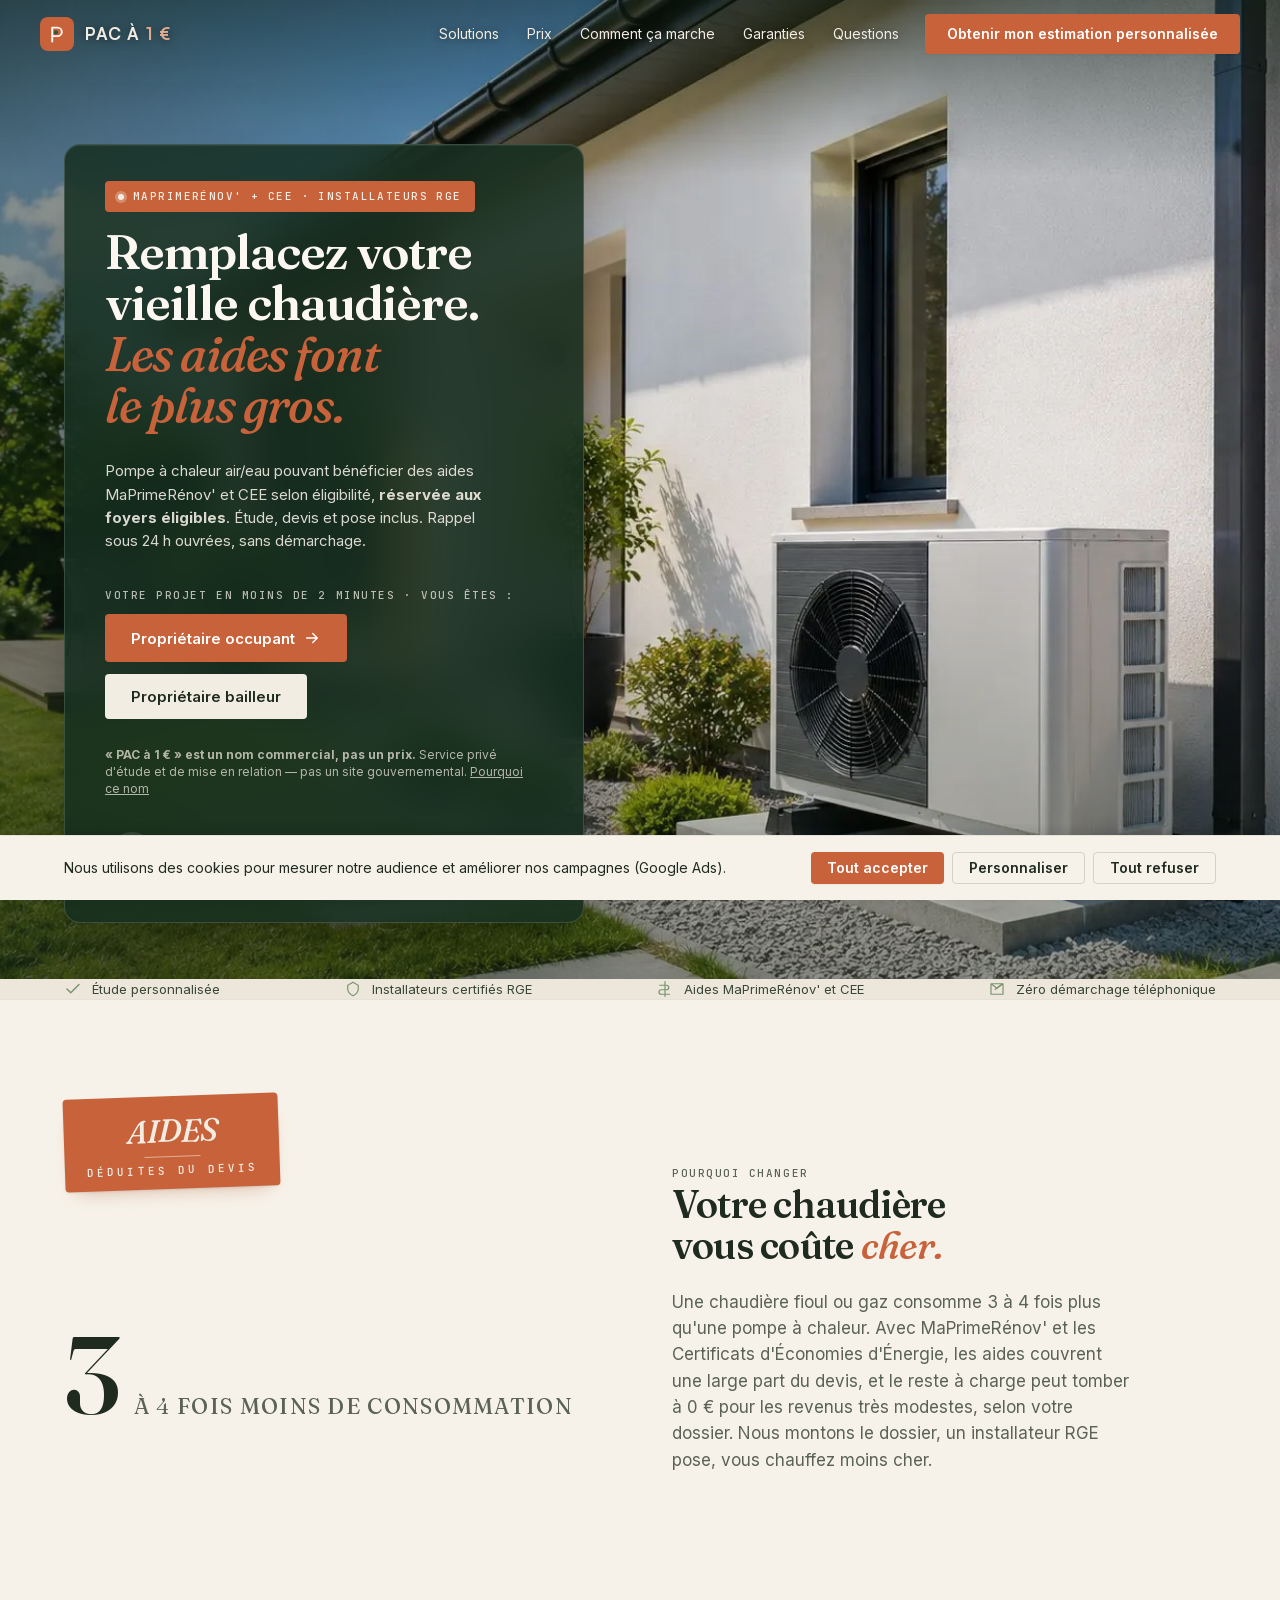
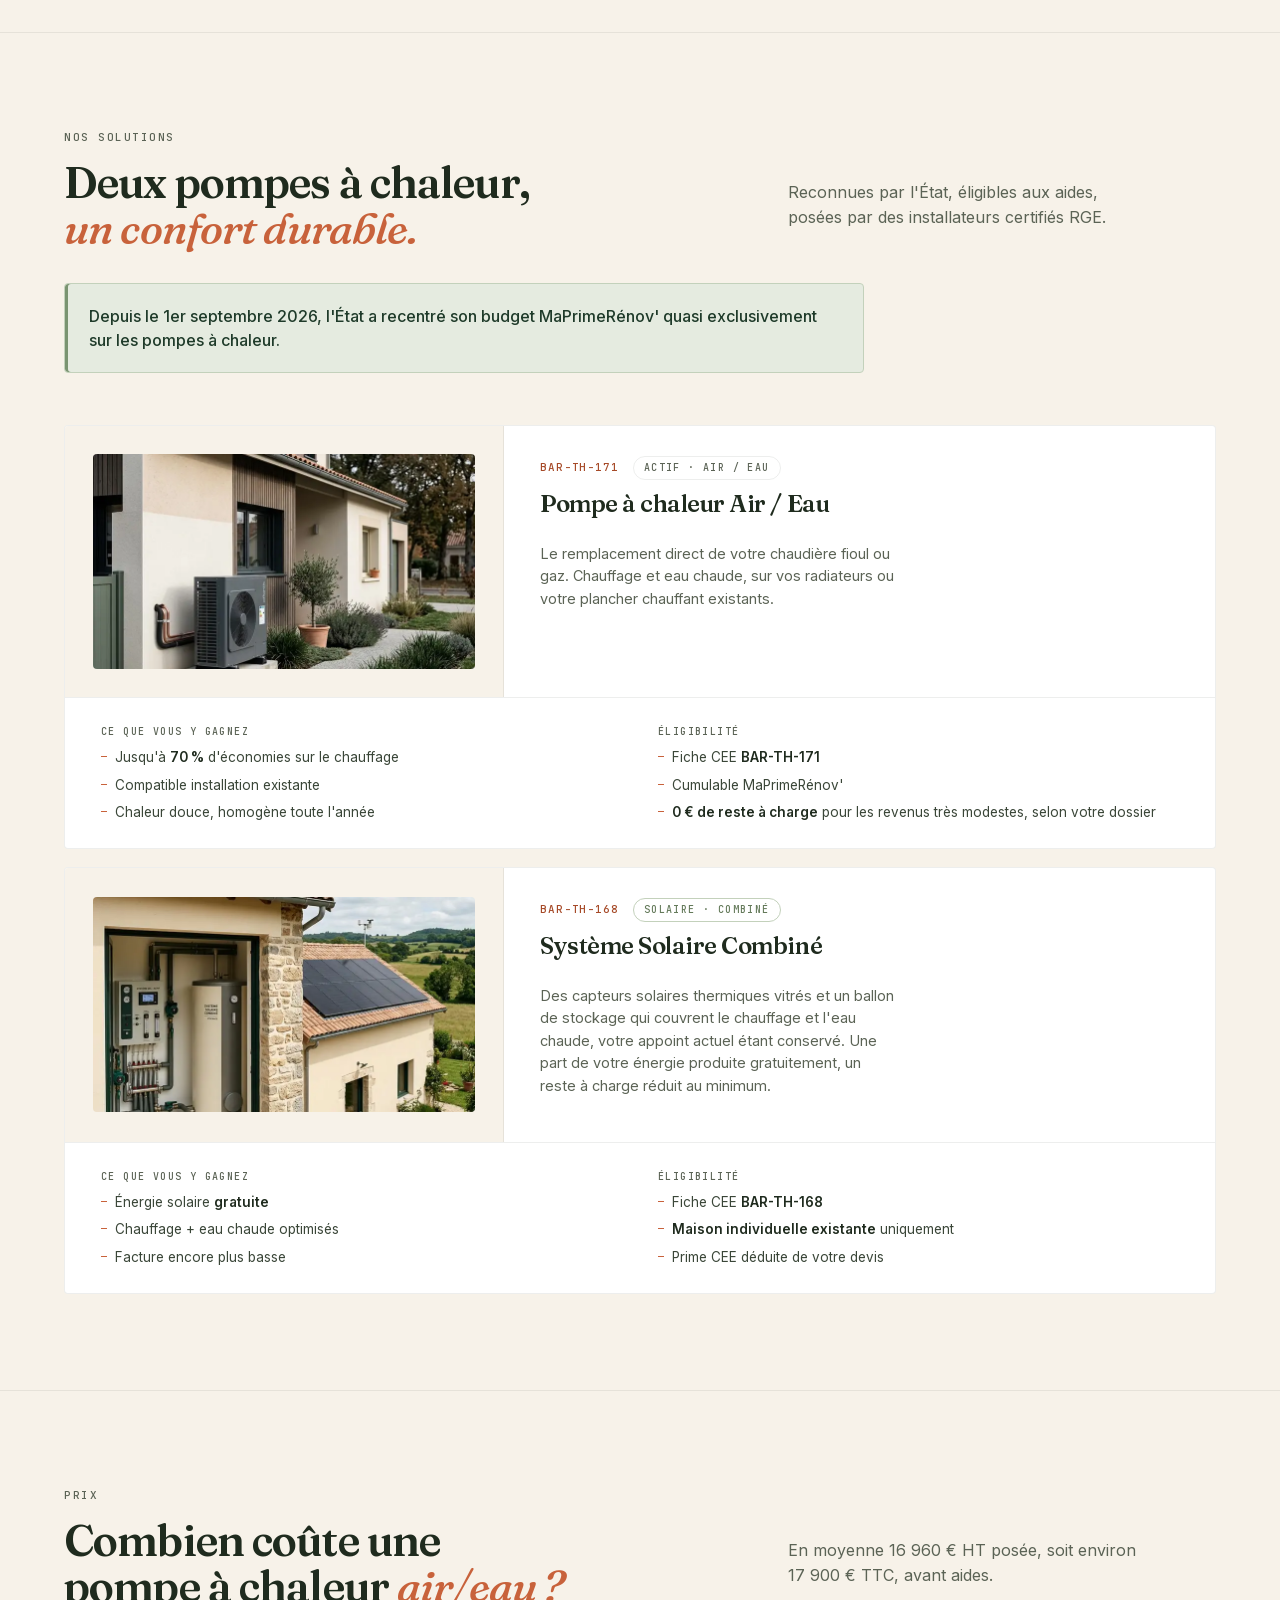
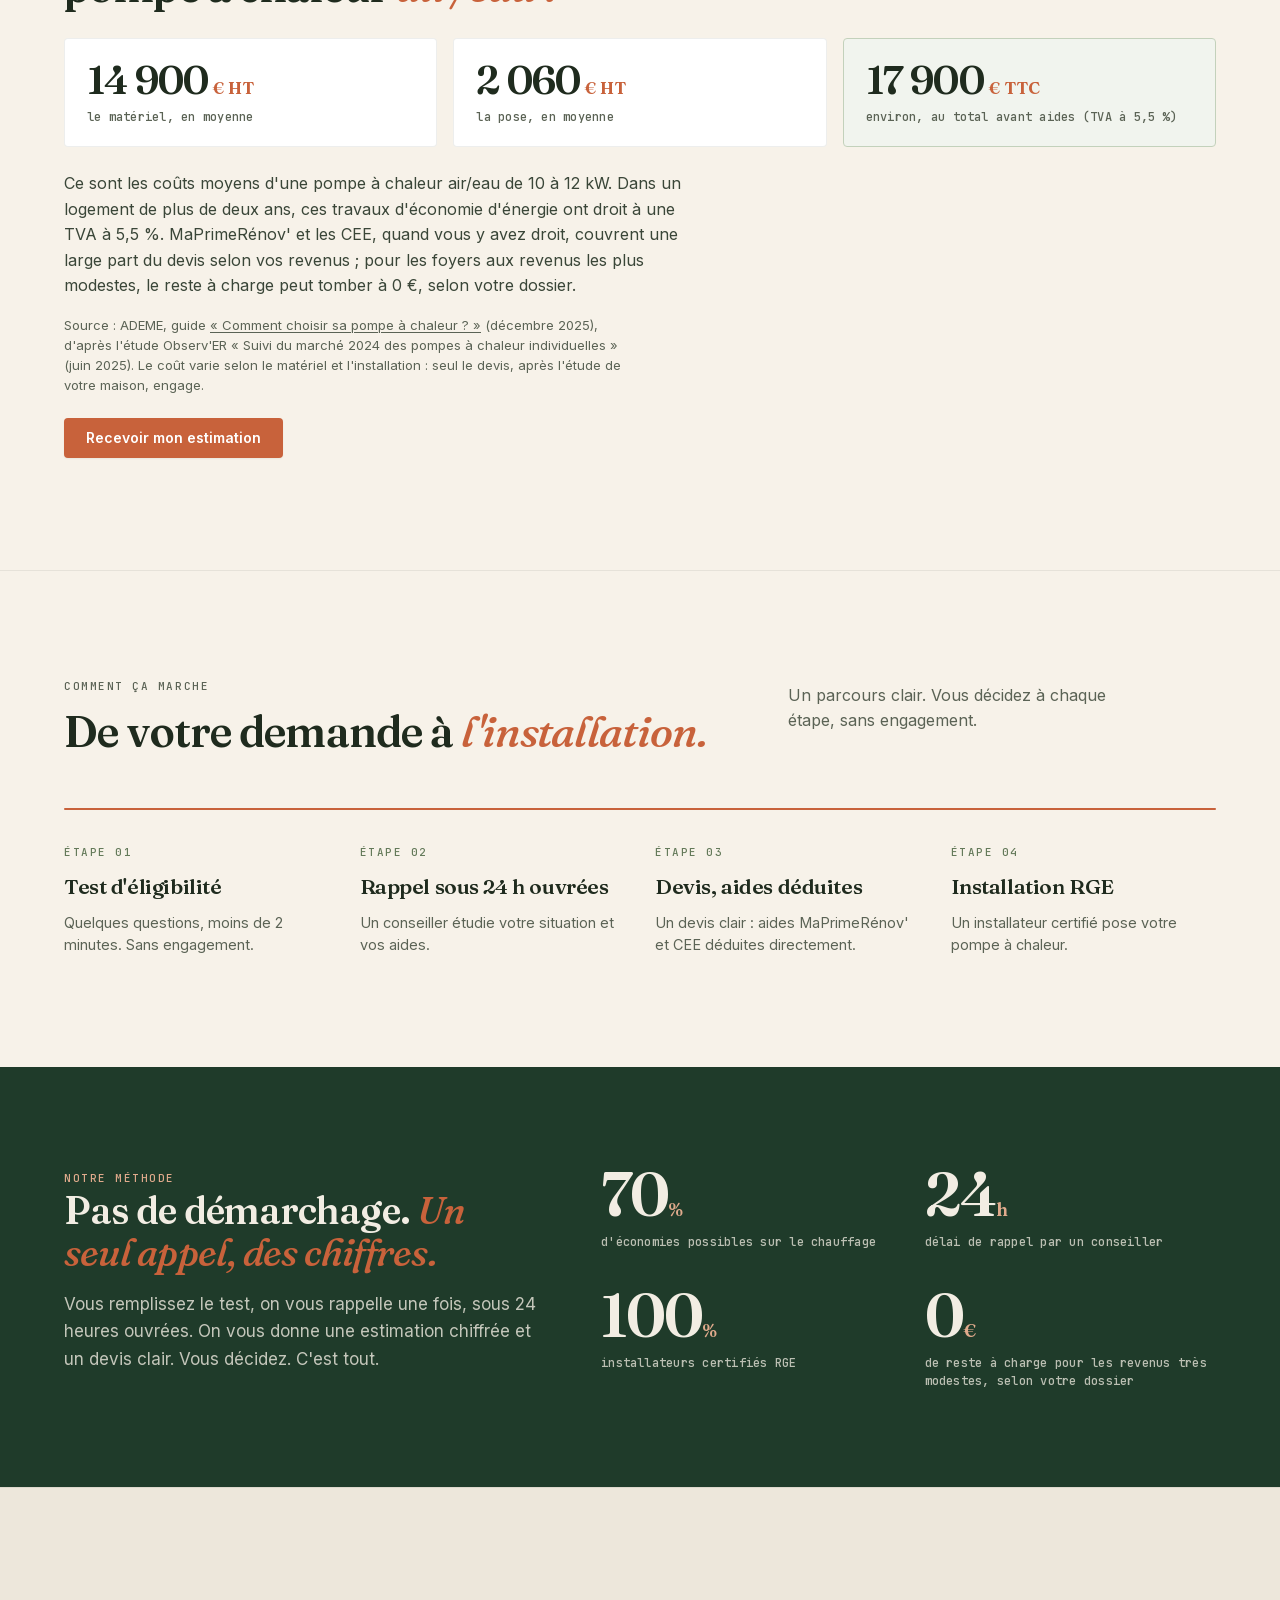
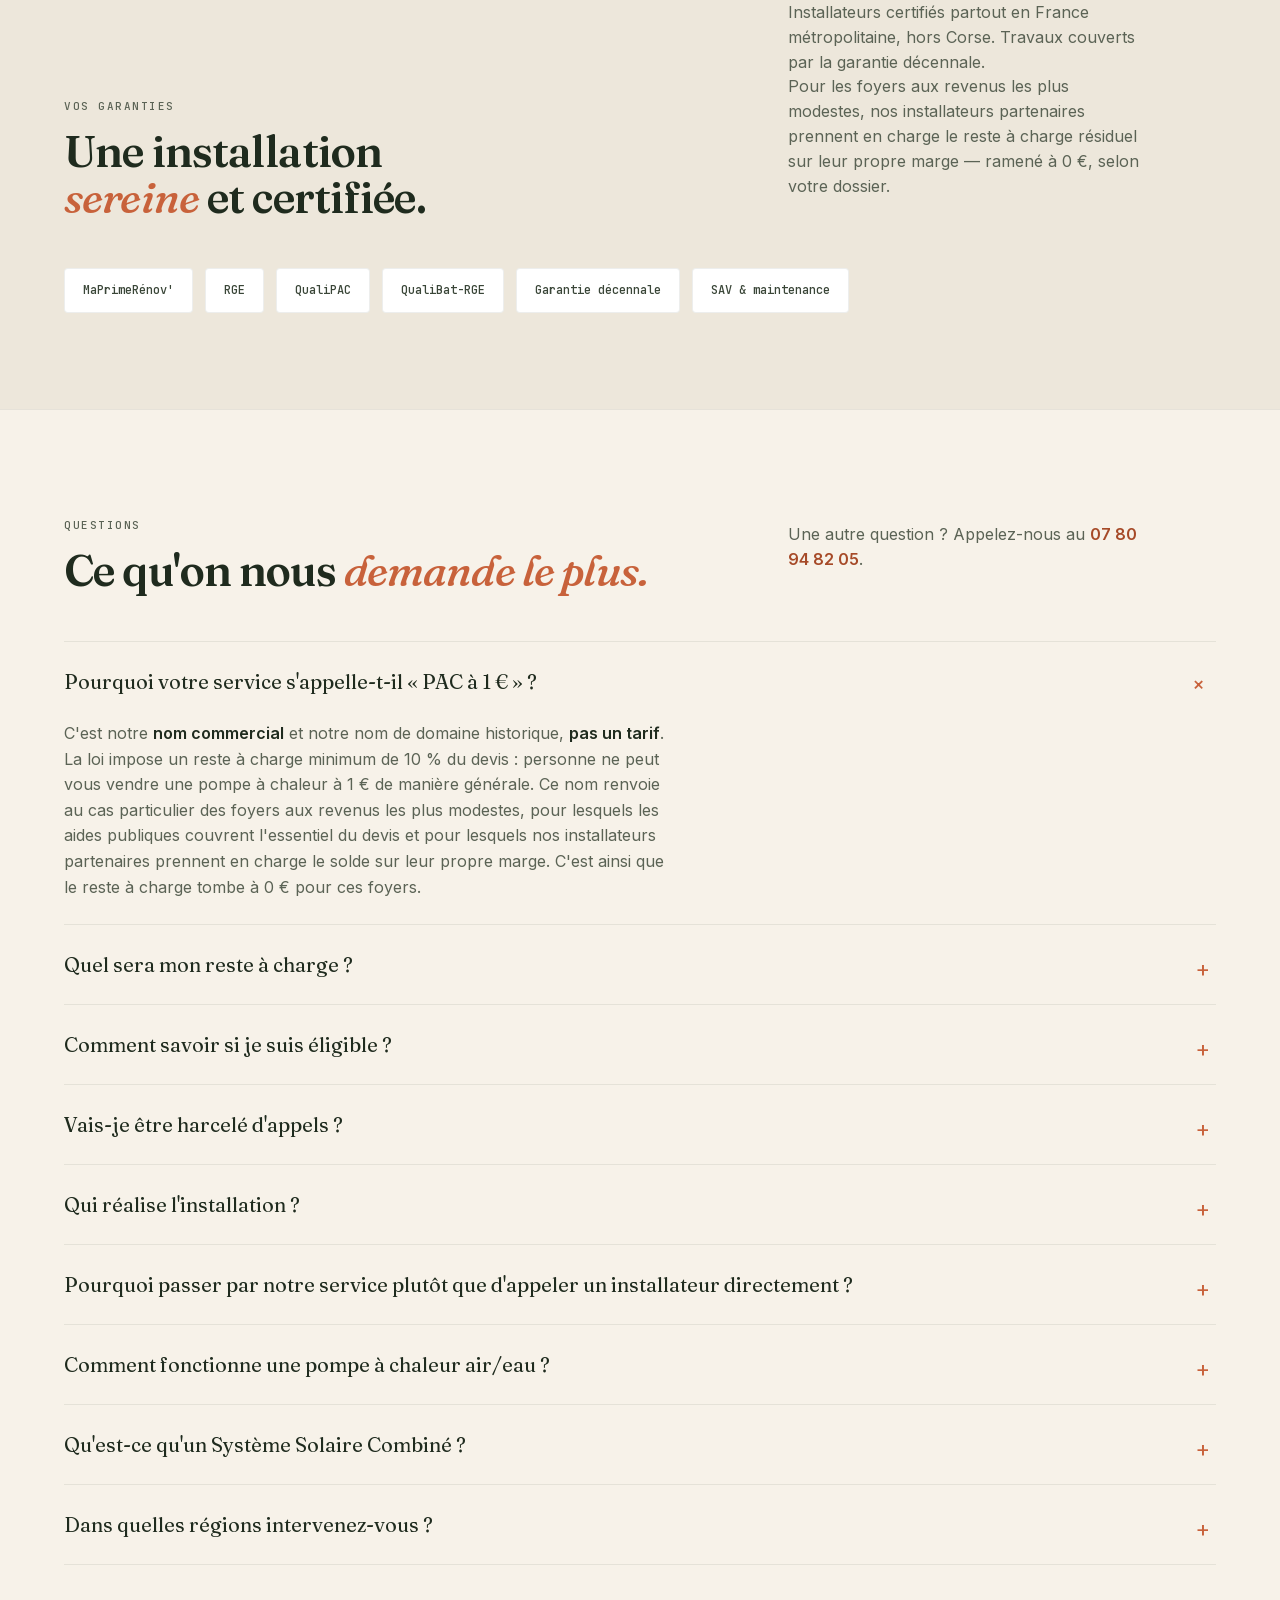
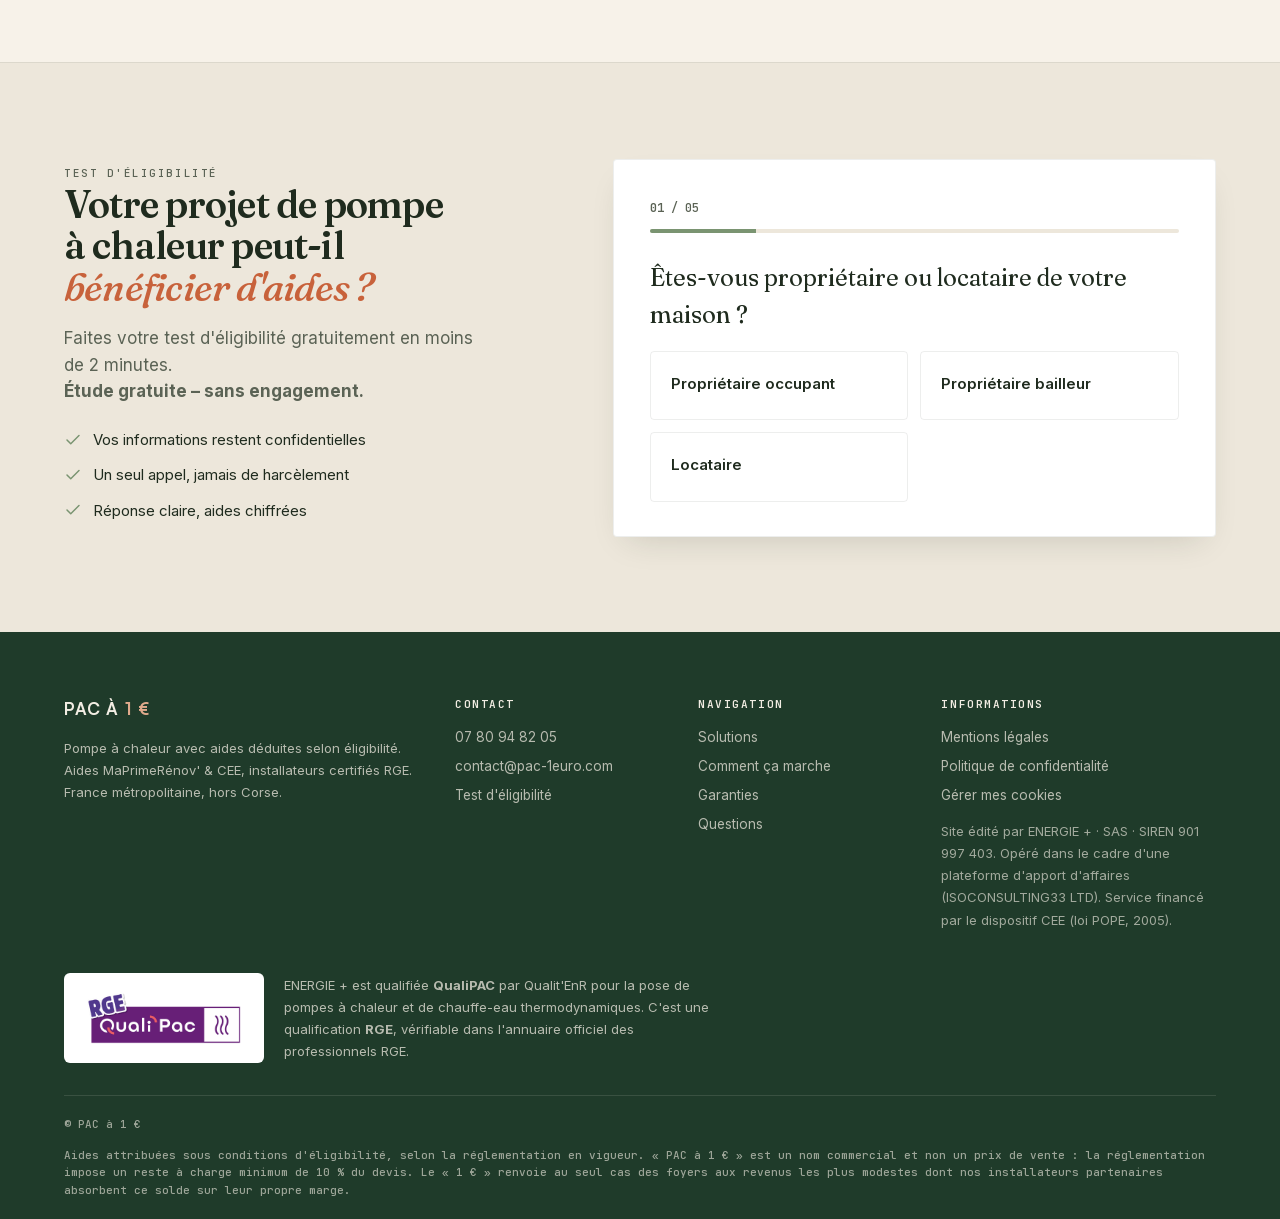
<file: index.html>
<!DOCTYPE html>
<html lang="fr">
<head>

<meta charset="utf-8" />
<title>Pompe à chaleur : aides MaPrimeRénov' et CEE — PAC à 1 €</title>
<meta name="description" content="Remplacez votre chaudière fioul ou gaz par une pompe à chaleur. Vérifiez vos aides en 2 minutes. Installateurs RGE, un seul rappel, sans démarchage." />
<meta name="viewport" content="width=device-width, initial-scale=1" />
<meta name="theme-color" content="#1F3B2A" />
<meta name="author" content="ENERGIE +" />
<link rel="canonical" href="https://pac-1euro.com/" />
<link rel="icon" type="image/svg+xml" href="assets/seal.svg" />
<link rel="icon" type="image/png" sizes="32x32" href="assets/favicon-32.png" />
<link rel="icon" type="image/png" sizes="16x16" href="assets/favicon-16.png" />
<link rel="apple-touch-icon" sizes="180x180" href="assets/apple-touch-icon.png" />
<meta property="og:type" content="website" />
<meta property="og:site_name" content="PAC à 1 €" />
<meta property="og:locale" content="fr_FR" />
<meta property="og:title" content="Votre pompe à chaleur avec aides déduites" />
<meta property="og:description" content="Aides MaPrimeRénov' et CEE, installateurs RGE. Testez votre éligibilité, rappel sous 24 h ouvrées, sans démarchage." />
<meta property="og:url" content="https://pac-1euro.com/" />
<meta property="og:image" content="https://pac-1euro.com/assets/og-image.png" />
<meta property="og:image:width" content="1200" />
<meta property="og:image:height" content="630" />
<meta property="og:image:alt" content="Pompe à chaleur avec aides déduites" />
<meta name="twitter:card" content="summary_large_image" />
<link rel="preload" as="font" type="font/woff2" href="fonts/inter-sub.woff2" crossorigin />
<link rel="preload" as="font" type="font/woff2" href="fonts/fraunces-sub.woff2" crossorigin />
<!-- 27/10 au soir : polices de l'accueil allégées (caractères du français, axes figés : Fraunces droite SOFT 0 et graisse 400-600, italique opsz 44, SOFT 28, graisse 500) ; les autres pages gardent fonts/fonts.css. La photo de fond n'est plus préchargée : le titre passe d'abord -->
<link rel="preload" as="font" type="font/woff2" href="fonts/fraunces-italic-sub.woff2" crossorigin />
<link rel="preload" as="font" type="font/woff2" href="fonts/jetbrainsmono-sub.woff2" crossorigin />
<link rel="preload" as="font" type="font/woff2" href="fonts/satoshi-700-sub.woff2" crossorigin />
<!-- 27/10 : polices intégrées (copie de fonts/fonts.css), une feuille bloquante de moins sur mobile -->
<style>@font-face {font-family: 'Fraunces';font-style: normal;font-weight: 400 600;font-display: swap;src: url(fonts/fraunces-sub.woff2) format('woff2-variations');unicode-range: U+0020-007E, U+00A0-00FF, U+0131, U+0152-0153, U+02C6, U+02DA, U+02DC, U+2013-2014, U+2018-201A, U+201C-201E, U+2022, U+2026, U+2039-203A, U+20AC, U+2122, U+2192, U+2212;}@font-face {font-family: 'Fraunces';font-style: italic;font-weight: 500;font-display: swap;src: url(fonts/fraunces-italic-sub.woff2) format('woff2-variations');unicode-range: U+0020-007E, U+00A0-00FF, U+0131, U+0152-0153, U+02C6, U+02DA, U+02DC, U+2013-2014, U+2018-201A, U+201C-201E, U+2022, U+2026, U+2039-203A, U+20AC, U+2122, U+2192, U+2212;}@font-face {font-family: 'Inter';font-style: normal;font-weight: 400;font-display: swap;src: url(fonts/inter-normal-latin-ext.woff2) format('woff2');unicode-range: U+0100-02BA, U+02BD-02C5, U+02C7-02CC, U+02CE-02D7, U+02DD-02FF, U+0304, U+0308, U+0329, U+1D00-1DBF, U+1E00-1E9F, U+1EF2-1EFF, U+2020, U+20A0-20AB, U+20AD-20C0, U+2113, U+2C60-2C7F, U+A720-A7FF;}@font-face {font-family: 'Inter';font-style: normal;font-weight: 400;font-display: swap;src: url(fonts/inter-sub.woff2) format('woff2');unicode-range: U+0020-007E, U+00A0-00FF, U+0131, U+0152-0153, U+02C6, U+02DA, U+02DC, U+2013-2014, U+2018-201A, U+201C-201E, U+2022, U+2026, U+2039-203A, U+20AC, U+2122, U+2192, U+2212;}@font-face {font-family: 'Inter';font-style: normal;font-weight: 500;font-display: swap;src: url(fonts/inter-normal-latin-ext.woff2) format('woff2');unicode-range: U+0100-02BA, U+02BD-02C5, U+02C7-02CC, U+02CE-02D7, U+02DD-02FF, U+0304, U+0308, U+0329, U+1D00-1DBF, U+1E00-1E9F, U+1EF2-1EFF, U+2020, U+20A0-20AB, U+20AD-20C0, U+2113, U+2C60-2C7F, U+A720-A7FF;}@font-face {font-family: 'Inter';font-style: normal;font-weight: 500;font-display: swap;src: url(fonts/inter-sub.woff2) format('woff2');unicode-range: U+0020-007E, U+00A0-00FF, U+0131, U+0152-0153, U+02C6, U+02DA, U+02DC, U+2013-2014, U+2018-201A, U+201C-201E, U+2022, U+2026, U+2039-203A, U+20AC, U+2122, U+2192, U+2212;}@font-face {font-family: 'Inter';font-style: normal;font-weight: 600;font-display: swap;src: url(fonts/inter-normal-latin-ext.woff2) format('woff2');unicode-range: U+0100-02BA, U+02BD-02C5, U+02C7-02CC, U+02CE-02D7, U+02DD-02FF, U+0304, U+0308, U+0329, U+1D00-1DBF, U+1E00-1E9F, U+1EF2-1EFF, U+2020, U+20A0-20AB, U+20AD-20C0, U+2113, U+2C60-2C7F, U+A720-A7FF;}@font-face {font-family: 'Inter';font-style: normal;font-weight: 600;font-display: swap;src: url(fonts/inter-sub.woff2) format('woff2');unicode-range: U+0020-007E, U+00A0-00FF, U+0131, U+0152-0153, U+02C6, U+02DA, U+02DC, U+2013-2014, U+2018-201A, U+201C-201E, U+2022, U+2026, U+2039-203A, U+20AC, U+2122, U+2192, U+2212;}@font-face {font-family: 'Inter';font-style: normal;font-weight: 700;font-display: swap;src: url(fonts/inter-normal-latin-ext.woff2) format('woff2');unicode-range: U+0100-02BA, U+02BD-02C5, U+02C7-02CC, U+02CE-02D7, U+02DD-02FF, U+0304, U+0308, U+0329, U+1D00-1DBF, U+1E00-1E9F, U+1EF2-1EFF, U+2020, U+20A0-20AB, U+20AD-20C0, U+2113, U+2C60-2C7F, U+A720-A7FF;}@font-face {font-family: 'Inter';font-style: normal;font-weight: 700;font-display: swap;src: url(fonts/inter-sub.woff2) format('woff2');unicode-range: U+0020-007E, U+00A0-00FF, U+0131, U+0152-0153, U+02C6, U+02DA, U+02DC, U+2013-2014, U+2018-201A, U+201C-201E, U+2022, U+2026, U+2039-203A, U+20AC, U+2122, U+2192, U+2212;}@font-face {font-family: 'JetBrains Mono';font-style: normal;font-weight: 500;font-display: swap;src: url(fonts/jetbrainsmono-normal-latin-ext.woff2) format('woff2');unicode-range: U+0100-02BA, U+02BD-02C5, U+02C7-02CC, U+02CE-02D7, U+02DD-02FF, U+0304, U+0308, U+0329, U+1D00-1DBF, U+1E00-1E9F, U+1EF2-1EFF, U+2020, U+20A0-20AB, U+20AD-20C0, U+2113, U+2C60-2C7F, U+A720-A7FF;}@font-face {font-family: 'JetBrains Mono';font-style: normal;font-weight: 500;font-display: swap;src: url(fonts/jetbrainsmono-sub.woff2) format('woff2');unicode-range: U+0020-007E, U+00A0-00FF, U+0131, U+0152-0153, U+02C6, U+02DA, U+02DC, U+2013-2014, U+2018-201A, U+201C-201E, U+2022, U+2026, U+2039-203A, U+20AC, U+2122, U+2192, U+2212;}@font-face {font-family: 'JetBrains Mono';font-style: normal;font-weight: 600;font-display: swap;src: url(fonts/jetbrainsmono-normal-latin-ext.woff2) format('woff2');unicode-range: U+0100-02BA, U+02BD-02C5, U+02C7-02CC, U+02CE-02D7, U+02DD-02FF, U+0304, U+0308, U+0329, U+1D00-1DBF, U+1E00-1E9F, U+1EF2-1EFF, U+2020, U+20A0-20AB, U+20AD-20C0, U+2113, U+2C60-2C7F, U+A720-A7FF;}@font-face {font-family: 'JetBrains Mono';font-style: normal;font-weight: 600;font-display: swap;src: url(fonts/jetbrainsmono-sub.woff2) format('woff2');unicode-range: U+0020-007E, U+00A0-00FF, U+0131, U+0152-0153, U+02C6, U+02DA, U+02DC, U+2013-2014, U+2018-201A, U+201C-201E, U+2022, U+2026, U+2039-203A, U+20AC, U+2122, U+2192, U+2212;}@font-face{font-family:'Satoshi';font-style:normal;font-weight:700;font-display:swap;src:url(fonts/satoshi-700-sub.woff2) format('woff2');unicode-range: U+0020-007E, U+00A0-00FF, U+0131, U+0152-0153, U+02C6, U+02DA, U+02DC, U+2013-2014, U+2018-201A, U+201C-201E, U+2022, U+2026, U+2039-203A, U+20AC, U+2122, U+2192, U+2212;}</style>
<link rel="stylesheet" href="styles.css" />
<style>/* 31/10 : bloc prix (fiche G2), coût moyen ADEME */.prix-chiffres{display:grid;grid-template-columns:repeat(3,1fr);gap:16px;margin-top:28px}.prix-chiffre{background:#fff;border:1px solid var(--border);border-radius:var(--radius-card);padding:20px 22px}.prix-chiffre .n{font-family:var(--font-title);font-size:clamp(28px,3.2vw,40px);font-weight:600;letter-spacing:-.02em;line-height:1.05;font-variant-numeric:tabular-nums}.prix-chiffre .n .u{font-size:.42em;color:var(--terra-500);margin-left:4px;letter-spacing:0}.prix-chiffre .l{font-family:var(--font-mono);font-size:12px;color:var(--ink-500);margin-top:8px;letter-spacing:.02em;line-height:1.45}.prix-chiffre.total{background:var(--sage-50);border-color:var(--sage-300)}.prix-texte{font-size:16px;color:var(--ink-700);line-height:1.6;max-width:62ch;margin-top:24px}.prix-note{font-size:13px;color:var(--ink-500);line-height:1.55;max-width:70ch;margin:14px 0 22px}.prix-note a{text-decoration:underline;text-underline-offset:2px}@media (max-width:37.5em){.prix-chiffres{grid-template-columns:1fr;gap:10px}.prix-chiffre{padding:14px 18px;display:flex;justify-content:space-between;align-items:center;gap:14px}.prix-chiffre .n{white-space:nowrap}.prix-chiffre .l{margin-top:0;text-align:right}}</style>
<script type="application/ld+json">
{"@context":"https://schema.org","@graph":[
{"@type":"HVACBusiness","name":"PAC à 1 €","description":"Installation de pompes à chaleur avec aides déduites (fiches CEE BAR-TH-171 et BAR-TH-168), aides MaPrimeRénov'.","url":"https://pac-1euro.com/","telephone":"+33780948205","email":"contact@pac-1euro.com","areaServed":"France métropolitaine (hors Corse)","priceRange":"€"},
{"@type":"FAQPage","mainEntity":[
{"@type":"Question","name":"Pourquoi votre service s'appelle-t-il « PAC à 1 € » ?","acceptedAnswer":{"@type":"Answer","text":"« PAC à 1 € » est un nom commercial et un nom de domaine, pas un tarif. La loi impose un reste à charge minimum de 10 % du devis. Ce nom renvoie au cas des foyers aux revenus les plus modestes, pour lesquels les aides publiques couvrent l'essentiel du devis et pour lesquels nos installateurs partenaires prennent en charge le solde sur leur propre marge. C'est ainsi que le reste à charge tombe à 0 € pour ces foyers."}},
{"@type":"Question","name":"Quel sera mon reste à charge ?","acceptedAnswer":{"@type":"Answer","text":"Un reste à charge légal minimum de 10% du devis s'applique. Les aides (MaPrimeRénov' + CEE) en couvrent l'essentiel selon vos revenus. Pour les foyers aux revenus les plus modestes, nos installateurs partenaires prennent en charge le solde sur leur propre marge, ce qui ramène le reste à charge à 0 €."}},
{"@type":"Question","name":"Comment savoir si je suis éligible ?","acceptedAnswer":{"@type":"Answer","text":"L'éligibilité dépend de votre statut (propriétaire occupant, propriétaire bailleur ou locataire), de votre logement et de votre chauffage actuel. Le test en ligne vous situe en moins de 2 minutes, et le conseiller confirme le montant exact de vos aides lors du rappel."}},
{"@type":"Question","name":"Vais-je être harcelé d'appels ?","acceptedAnswer":{"@type":"Answer","text":"Non, et ce n'est pas qu'une promesse commerciale : depuis le 11 août 2026, le démarchage téléphonique en rénovation énergétique est interdit en France. Nous appelons uniquement les personnes qui ont elles-mêmes demandé à être rappelées, une seule fois, sous 24 heures ouvrées, et seulement au sujet du projet qu'elles ont indiqué (article R223-4 du code de la consommation). Si vous ne cochez pas la case, personne ne vous appelle."}},
{"@type":"Question","name":"Qui réalise l'installation ?","acceptedAnswer":{"@type":"Answer","text":"Un installateur certifié RGE. C'est la condition des aides de l'État, et vos travaux sont couverts par la garantie décennale."}},
{"@type":"Question","name":"Pourquoi passer par notre service plutôt que d'appeler un installateur directement ?","acceptedAnswer":{"@type":"Answer","text":"Nous sommes un service privé d'étude. Nous comparons vos aides, montons le dossier, et vous mettons en relation avec un installateur certifié RGE de votre zone. Vous gardez un seul interlocuteur qui sécurise vos démarches."}},
{"@type":"Question","name":"Comment fonctionne une pompe à chaleur air/eau ?","acceptedAnswer":{"@type":"Answer","text":"Elle prélève l'énergie présente dans l'air extérieur, la relève en température au moyen d'un compresseur, et la restitue dans votre circuit de chauffage existant — radiateurs ou plancher chauffant. C'est pour cela qu'elle consomme 3 à 4 fois moins qu'une chaudière : elle déplace de la chaleur au lieu d'en produire."}},
{"@type":"Question","name":"Qu'est-ce qu'un Système Solaire Combiné ?","acceptedAnswer":{"@type":"Answer","text":"Des capteurs solaires thermiques vitrés chauffent un ballon de stockage, qui alimente à la fois votre chauffage et votre eau chaude sanitaire. Votre appoint actuel est conservé et prend le relais quand le soleil ne suffit pas. C'est l'opération BAR-TH-168, réservée aux maisons individuelles existantes."}},
{"@type":"Question","name":"Dans quelles régions intervenez-vous ?","acceptedAnswer":{"@type":"Answer","text":"Partout en France métropolitaine, hors Corse."}}
]}]}
</script>
</head>
<body>


<a class="skip-link" href="#main">Aller au contenu</a>

<!-- ===================== HEADER ===================== -->
<header class="hdr" id="top">
  <div class="wrap hdr-inner">
    <a class="logo" href="#top"><img src="assets/seal.svg" alt="" width="34" height="34" /><span class="wm">PAC&nbsp;à&nbsp;<b>1&nbsp;€</b></span></a>
    <nav class="primary" aria-label="Navigation principale">
      <a href="#solutions">Solutions</a>
      <a href="#prix">Prix</a>
      <a href="#mecanisme">Comment ça marche</a>
      <a href="#garanties">Garanties</a>
      <a href="#faq">Questions</a>
    </nav>
    <a class="btn btn-primary" href="#formulaire">Obtenir mon estimation personnalisée</a>
  </div>
</header>

<main id="main">
<!-- ===================== HERO ===================== -->
<section class="hero flush">
  <div class="wrap">
    <div class="cartouche">
      <span class="hero-badge"><span class="dot"></span> MaPrimeRénov' + CEE · Installateurs RGE</span>
      <h1>Remplacez votre vieille chaudière. <span class="it">Les aides font le plus gros.</span></h1>
      <p class="sub">Pompe à chaleur air/eau pouvant bénéficier des aides MaPrimeRénov' et CEE selon éligibilité, <strong>réservée aux foyers éligibles</strong>. Étude, devis et pose inclus. Rappel sous 24 h ouvrées, sans démarchage.</p>
      <div class="hero-ctas">
        <div class="qs">
          <span class="qs-label">Votre projet en moins de 2 minutes · vous êtes :</span>
          <div class="qs-opts">
            <button class="btn btn-primary btn-lg" type="button" data-qs="Propriétaire occupant">Propriétaire occupant
              <svg width="18" height="18" viewBox="0 0 24 24" fill="none" aria-hidden="true" focusable="false"><path d="M5 12h14M13 6l6 6-6 6" stroke="currentColor" stroke-width="2" stroke-linecap="round" stroke-linejoin="round"/></svg></button>
            <button class="btn btn-light btn-lg" type="button" data-qs="Propriétaire bailleur">Propriétaire bailleur</button>
          </div>
        </div>
        <p class="hero-disclaimer" style="font-size:0.75rem;opacity:0.7;margin-top:1rem;line-height:1.4;"><strong>« PAC à 1 € » est un nom commercial, pas un prix.</strong> Service privé d'étude et de mise en relation — pas un site gouvernemental. <a href="#faq" style="color:inherit;text-decoration:underline;">Pourquoi ce nom</a></p>
      </div>
        <a class="hero-phone" href="tel:+33780948205">
          <span class="hero-phone-ic"><svg viewBox="0 0 24 24" fill="none" aria-hidden="true" focusable="false"><path d="M6.6 10.8a15 15 0 0 0 6.6 6.6l2.2-2.2a1 1 0 0 1 1-.24c1.1.37 2.3.57 3.6.57a1 1 0 0 1 1 1V20a1 1 0 0 1-1 1A17 17 0 0 1 3 4a1 1 0 0 1 1-1h3.5a1 1 0 0 1 1 1c0 1.3.2 2.5.57 3.6a1 1 0 0 1-.25 1Z" fill="currentColor"/></svg></span>
          <span class="hero-phone-t"><span class="hero-phone-l">Ou appelez-nous · lun-ven 9h-18h</span><span class="hero-phone-n">07 80 94 82 05</span></span>
        </a>
      </div>
    </div>
  </div>
</section>



<!-- ===================== TRUST BAND ===================== -->
<section class="trust flush">
  <div class="wrap trust-row reveal">
    <span class="pt"><svg viewBox="0 0 24 24" fill="none" aria-hidden="true" focusable="false"><path d="M20 6 9 17l-5-5" stroke="currentColor" stroke-width="2" stroke-linecap="round" stroke-linejoin="round"/></svg> Étude personnalisée</span>
    <span class="pt"><svg viewBox="0 0 24 24" fill="none" aria-hidden="true" focusable="false"><path d="M12 3l7 4v5c0 4-3 7-7 9-4-2-7-5-7-9V7l7-4Z" stroke="currentColor" stroke-width="1.6"/></svg> Installateurs certifiés RGE</span>
    <span class="pt"><svg viewBox="0 0 24 24" fill="none" aria-hidden="true" focusable="false"><path d="M12 2v20M5 7h9a3 3 0 0 1 0 6H7a3 3 0 0 0 0 6h11" stroke="currentColor" stroke-width="1.6" stroke-linecap="round"/></svg> Aides MaPrimeRénov' et CEE</span>
    <span class="pt"><svg viewBox="0 0 24 24" fill="none" aria-hidden="true" focusable="false"><path d="M4 5l8 6 8-6M4 5h16v14H4z" stroke="currentColor" stroke-width="1.6" stroke-linejoin="round"/><path d="M19 5L9 13" stroke="currentColor" stroke-width="1.6"/></svg> Zéro démarchage téléphonique</span>
  </div>
</section>

<!-- ===================== GRATUITÉ ===================== -->
<section class="grat">
  <div class="wrap grat-inner">
    <div class="grat-left reveal">
      <span class="grat-stamp"><span class="top">AIDES</span><span class="rule"></span><span class="bot">DÉDUITES DU DEVIS</span></span>
      <p class="big-num"><span>3</span><span class="u">&nbsp;à 4 fois moins de consommation</span></p>
    </div>
    <div class="pitch reveal d2">
      <span class="eyebrow">Pourquoi changer</span>
      <h2>Votre chaudière vous coûte <span class="it">cher.</span></h2>
      <p>Une chaudière fioul ou gaz consomme 3 à 4 fois plus qu'une pompe à chaleur. Avec MaPrimeRénov' et les Certificats d'Économies d'Énergie, les aides couvrent une large part du devis, et le reste à charge peut tomber à 0 € pour les revenus très modestes, selon votre dossier. Nous montons le dossier, un installateur RGE pose, vous chauffez moins cher.</p>
    </div>
  </div>
</section>

<!-- ===================== SOLUTIONS ===================== -->
<section id="solutions">
  <div class="wrap">
    <div class="sec-head reveal">
      <div><span class="eyebrow">Nos solutions</span><h2 class="sec-title">Deux pompes à chaleur, <span class="it">un confort durable.</span></h2></div>
      <p class="sec-sub">Reconnues par l'État, éligibles aux aides, posées par des installateurs certifiés RGE.</p>
    </div>
      <div class="state-banner reveal" style="margin-top:2rem; max-width:800px; background:var(--sage-100); color:var(--forest-900); padding:1.25rem 1.5rem; border-radius:var(--radius-card); border:1px solid var(--sage-300); box-shadow:inset 3px 0 0 var(--sage-600); font-weight:500; font-size:1rem; line-height:1.5;">
        Depuis le 1er septembre 2026, l'État a recentré son budget MaPrimeRénov' quasi exclusivement sur les pompes à chaleur.
      </div>
    <div class="solutions">

      <article class="sol reveal">
        <div class="sol-media"><picture style="display:block"><source type="image/webp" srcset="assets/pac_air_eau-768.webp 768w, assets/pac_air_eau-1024.webp 1024w" sizes="(max-width:37.5em) 92vw, 512px"><img src="assets/pac_air_eau.jpg" alt="Photo d'une pompe à chaleur air/eau" loading="lazy" decoding="async" style="width:100%; height:auto; display:block; object-fit:cover; aspect-ratio:16/9;"  width="1024" height="576"></picture></div>
        <div class="sol-body">
          <div class="sol-meta"><span class="code">BAR-TH-171</span><span class="sol-tag">Actif · Air / Eau</span></div>
          <h3>Pompe à chaleur Air / Eau</h3>
          <p class="sol-desc">Le remplacement direct de votre chaudière fioul ou gaz. Chauffage et eau chaude, sur vos radiateurs ou votre plancher chauffant existants.</p>
        </div>
        <div class="sol-grid">
          <div class="sol-pillar"><span class="k">Ce que vous y gagnez</span>
            <ul><li>Jusqu'à <strong>70 %</strong> d'économies sur le chauffage</li><li>Compatible installation existante</li><li>Chaleur douce, homogène toute l'année</li></ul></div>
          <div class="sol-pillar"><span class="k">Éligibilité</span>
            <ul><li>Fiche CEE <strong>BAR-TH-171</strong></li><li>Cumulable MaPrimeRénov'</li><li><strong>0 € de reste à charge</strong> pour les revenus très modestes, selon votre dossier</li></ul></div>
        </div>
      </article>

      <article class="sol reveal">
        <div class="sol-media"><picture style="display:block"><source type="image/webp" srcset="assets/pac_solaire_combine-768.webp 768w, assets/pac_solaire_combine-1024.webp 1024w" sizes="(max-width:37.5em) 92vw, 512px"><img src="assets/pac_solaire_combine.jpg" alt="Photo d'un système solaire combiné" loading="lazy" decoding="async" style="width:100%; height:auto; display:block; object-fit:cover; aspect-ratio:16/9;"  width="1024" height="576"></picture></div>
        <div class="sol-body">
          <div class="sol-meta"><span class="code">BAR-TH-168</span><span class="sol-tag passive">Solaire · Combiné</span></div>
          <h3>Système Solaire Combiné</h3>
          <p class="sol-desc">Des capteurs solaires thermiques vitrés et un ballon de stockage qui couvrent le chauffage et l'eau chaude, votre appoint actuel étant conservé. Une part de votre énergie produite gratuitement, un reste à charge réduit au minimum.</p>
        </div>
        <div class="sol-grid">
          <div class="sol-pillar"><span class="k">Ce que vous y gagnez</span>
            <ul><li>Énergie solaire <strong>gratuite</strong></li><li>Chauffage + eau chaude optimisés</li><li>Facture encore plus basse</li></ul></div>
          <div class="sol-pillar"><span class="k">Éligibilité</span>
            <ul><li>Fiche CEE <strong>BAR-TH-168</strong></li><li><strong>Maison individuelle existante</strong> uniquement</li><li>Prime CEE déduite de votre devis</li></ul></div>
        </div>
      </article>

    </div>
  </div>
</section>

<!-- ===================== PRIX ===================== -->
<!-- 31/10 : bloc prix (fiche G2 du point du 27/10). Madina ne donne pas de prix : coûts moyens publics de l'ADEME, guide « Comment choisir sa pompe à chaleur ? » de décembre 2025, page 8 (matériel 14 900 € HT, pose 2 060 € HT, PAC air/eau 10-12 kW, d'après Observ'ER, juin 2025), relus dans le PDF le 31/10. TTC = 16 960 × 1,055 = 17 892,80 €, arrondi à 17 900 € (TVA à 5,5 %, France Rénov', logement de plus de deux ans). -->
<section id="prix">
  <div class="wrap">
    <div class="sec-head reveal">
      <div><span class="eyebrow">Prix</span><h2 class="sec-title">Combien coûte une pompe à chaleur <span class="it">air/eau ?</span></h2></div>
      <p class="sec-sub">En moyenne 16&nbsp;960&nbsp;€ HT posée, soit environ 17&nbsp;900&nbsp;€ TTC, avant aides.</p>
    </div>
    <div class="prix-chiffres reveal">
      <div class="prix-chiffre"><div class="n">14&nbsp;900<span class="u">€&nbsp;HT</span></div><div class="l">le matériel, en moyenne</div></div>
      <div class="prix-chiffre"><div class="n">2&nbsp;060<span class="u">€&nbsp;HT</span></div><div class="l">la pose, en moyenne</div></div>
      <div class="prix-chiffre total"><div class="n">17&nbsp;900<span class="u">€&nbsp;TTC</span></div><div class="l">environ, au total avant aides (TVA à 5,5&nbsp;%)</div></div>
    </div>
    <p class="prix-texte">Ce sont les coûts moyens d'une pompe à chaleur air/eau de 10 à 12&nbsp;kW. Dans un logement de plus de deux ans, ces travaux d'économie d'énergie ont droit à une TVA à 5,5&nbsp;%. MaPrimeRénov' et les CEE, quand vous y avez droit, couvrent une large part du devis selon vos revenus&nbsp;; pour les foyers aux revenus les plus modestes, le reste à charge peut tomber à 0&nbsp;€, selon votre dossier.</p>
    <p class="prix-note">Source&nbsp;: ADEME, guide <a href="https://librairie.ademe.fr/batiment/7749-comment-choisir-sa-pompe-a-chaleur--9791029725517.html" target="_blank" rel="noopener">«&nbsp;Comment choisir sa pompe à chaleur&nbsp;?&nbsp;»</a> (décembre 2025), d'après l'étude Observ'ER «&nbsp;Suivi du marché 2024 des pompes à chaleur individuelles&nbsp;» (juin 2025). Le coût varie selon le matériel et l'installation&nbsp;: seul le devis, après l'étude de votre maison, engage.</p>
    <p><a class="btn btn-primary" href="#formulaire">Recevoir mon estimation</a></p>
  </div>
</section>

<!-- ===================== MÉCANISME ===================== -->
<section id="mecanisme">
  <div class="wrap">
    <div class="sec-head reveal">
      <div><span class="eyebrow">Comment ça marche</span><h2 class="sec-title">De votre demande à <span class="it">l'installation.</span></h2></div>
      <p class="sec-sub">Un parcours clair. Vous décidez à chaque étape, sans engagement.</p>
    </div>
    <ol class="mech stagger">
      <li class="step"><div class="num">Étape 01</div><h3>Test d'éligibilité</h3><p>Quelques questions, moins de 2 minutes. Sans engagement.</p></li>
      <li class="step"><div class="num">Étape 02</div><h3>Rappel sous 24 h ouvrées</h3><p>Un conseiller étudie votre situation et vos aides.</p></li>
      <li class="step"><div class="num">Étape 03</div><h3>Devis, aides déduites</h3><p>Un devis clair : aides MaPrimeRénov' et CEE déduites directement.</p></li>
      <li class="step"><div class="num">Étape 04</div><h3>Installation RGE</h3><p>Un installateur certifié pose votre pompe à chaleur.</p></li>
    </ol>
  </div>
</section>

<!-- ===================== PROOF (territoire forest) ===================== -->
<section class="proof">
  <div class="wrap proof-grid">
    <div class="reveal">
      <span class="eyebrow">Notre méthode</span>
      <h2>Pas de démarchage. <span class="it">Un seul appel, des chiffres.</span></h2>
      <p>Vous remplissez le test, on vous rappelle une fois, sous 24 heures ouvrées. On vous donne une estimation chiffrée et un devis clair. Vous décidez. C'est tout.</p>
    </div>
    <div class="proof-stats stagger">
      <div class="proof-stat"><div class="n">70<span class="u">%</span></div><div class="l">d'économies possibles sur le chauffage</div></div>
      <div class="proof-stat"><div class="n">24<span class="u">h</span></div><div class="l">délai de rappel par un conseiller</div></div>
      <div class="proof-stat"><div class="n">100<span class="u">%</span></div><div class="l">installateurs certifiés RGE</div></div>
      <div class="proof-stat"><div class="n">0<span class="u">€</span></div><div class="l">de reste à charge pour les revenus très modestes, selon votre dossier</div></div>
    </div>
  </div>
</section>

<!-- ===================== GARANTIES ===================== -->
<section id="garanties">
  <div class="wrap">
    <div class="sec-head reveal">
      <div><span class="eyebrow">Vos garanties</span><h2 class="sec-title">Une installation <span class="it">sereine</span> et certifiée.</h2></div>
      <p class="sec-sub">Installateurs certifiés partout en France métropolitaine, hors Corse. Travaux couverts par la garantie décennale.<br>Pour les foyers aux revenus les plus modestes, nos installateurs partenaires prennent en charge le reste à charge résiduel sur leur propre marge — ramené à 0 €, selon votre dossier.</p>
    </div>
    <div class="labels reveal d1">
      <span class="label">MaPrimeRénov'</span><span class="label">RGE</span><span class="label">QualiPAC</span><span class="label">QualiBat-RGE</span><span class="label">Garantie décennale</span><span class="label">SAV &amp; maintenance</span>
    </div>
  </div>
</section>

<!-- ===================== FAQ ===================== -->
<section id="faq">
  <div class="wrap">
    <div class="sec-head reveal">
      <div><span class="eyebrow">Questions</span><h2 class="sec-title">Ce qu'on nous <span class="it">demande le plus.</span></h2></div>
      <p class="sec-sub">Une autre question ? Appelez-nous au <a class="tel-inline" href="tel:+33780948205">07 80 94 82 05</a>.</p>
    </div>
    <div class="faq reveal d1">
      <details open><summary>Pourquoi votre service s'appelle-t-il « PAC à 1 € » ?</summary><div class="a">C'est notre <strong>nom commercial</strong> et notre nom de domaine historique, <strong>pas un tarif</strong>. La loi impose un reste à charge minimum de 10 % du devis : personne ne peut vous vendre une pompe à chaleur à 1 € de manière générale. Ce nom renvoie au cas particulier des foyers aux revenus les plus modestes, pour lesquels les aides publiques couvrent l'essentiel du devis et pour lesquels nos installateurs partenaires prennent en charge le solde sur leur propre marge. C'est ainsi que le reste à charge tombe à 0 € pour ces foyers.</div></details>
      <details><summary>Quel sera mon reste à charge ?</summary><div class="a">Un reste à charge légal minimum de 10% du devis s'applique. Les aides (MaPrimeRénov' + CEE) en couvrent l'essentiel selon vos revenus. Pour les foyers aux revenus les plus modestes, nos installateurs partenaires prennent en charge le solde sur leur propre marge, ce qui ramène le reste à charge à 0 €.</div></details>
      <details><summary>Comment savoir si je suis éligible ?</summary><div class="a">L'éligibilité dépend de votre <strong>statut</strong> (propriétaire occupant, propriétaire bailleur ou locataire), de votre <strong>logement</strong> et de votre <strong>chauffage actuel</strong>. Le test en ligne vous situe en moins de 2 minutes, et le conseiller confirme le montant exact de vos aides lors du rappel.</div></details>
      <details><summary>Vais-je être harcelé d'appels ?</summary><div class="a">Non, et ce n'est pas qu'une promesse commerciale : depuis le <strong>11 août 2026</strong>, le démarchage téléphonique en rénovation énergétique est <strong>interdit en France</strong>. Nous appelons uniquement les personnes qui ont <strong>elles-mêmes demandé à être rappelées</strong>, une seule fois, sous 24 heures ouvrées, et seulement au sujet du projet qu'elles ont indiqué (article R223-4 du code de la consommation). Si vous ne cochez pas la case, personne ne vous appelle.</div></details>
      <details><summary>Qui réalise l'installation ?</summary><div class="a">Un installateur certifié <strong>RGE</strong>. C'est la condition des aides de l'État, et vos travaux sont couverts par la garantie décennale.</div></details>
      <details><summary>Pourquoi passer par notre service plutôt que d'appeler un installateur directement ?</summary><div class="a">Nous sommes un service privé d'étude. Nous comparons vos aides, montons le dossier, et vous mettons en relation avec un installateur certifié RGE de votre zone. Vous gardez un seul interlocuteur qui sécurise vos démarches.</div></details>
      <details><summary>Comment fonctionne une pompe à chaleur air/eau ?</summary><div class="a">Elle prélève l'énergie présente dans l'air extérieur, la relève en température au moyen d'un compresseur, et la restitue dans votre circuit de chauffage existant — radiateurs ou plancher chauffant. C'est pour cela qu'elle consomme 3 à 4 fois moins qu'une chaudière : elle déplace de la chaleur au lieu d'en produire.<figure style="margin:1rem 0 0;"><img src="assets/bar-th-171.svg?v=3" alt="Schéma d'une pompe à chaleur air/eau reliée à un radiateur" loading="lazy" decoding="async" width="400" height="240" style="width:100%;max-width:420px;height:auto;display:block;"></figure></div></details>
      <details><summary>Qu'est-ce qu'un Système Solaire Combiné ?</summary><div class="a">Des capteurs solaires thermiques vitrés chauffent un ballon de stockage, qui alimente à la fois votre chauffage et votre eau chaude sanitaire. Votre appoint actuel est conservé et prend le relais quand le soleil ne suffit pas. C'est l'opération BAR-TH-168, réservée aux maisons individuelles existantes.<figure style="margin:1rem 0 0;"><img src="assets/bar-th-168.svg?v=3" alt="Schéma d'un système solaire combiné avec ballon et pompe à chaleur" loading="lazy" decoding="async" width="400" height="240" style="width:100%;max-width:420px;height:auto;display:block;"></figure></div></details>
      <details><summary>Dans quelles régions intervenez-vous ?</summary><div class="a">Partout en France métropolitaine, hors Corse.</div></details>
    </div>
  </div>
</section>

<!-- ===================== FORMULAIRE ===================== -->
<section class="form-sec" id="formulaire">
  <div class="wrap form-wrap">
    <div class="form-intro reveal">
        <span class="eyebrow">Test d'éligibilité</span>
        <h2>Votre projet de pompe à chaleur peut-il <span class="it">bénéficier d'aides ?</span></h2>
        <p>Faites votre test d'éligibilité gratuitement en moins de 2 minutes.<br><strong>Étude gratuite – sans engagement.</strong></p>
        <ul class="form-re">
          <li><svg viewBox="0 0 24 24" fill="none" aria-hidden="true" focusable="false"><path d="M20 6 9 17l-5-5" stroke="currentColor" stroke-width="2" stroke-linecap="round" stroke-linejoin="round"/></svg> Vos informations restent confidentielles</li>
          <li><svg viewBox="0 0 24 24" fill="none" aria-hidden="true" focusable="false"><path d="M20 6 9 17l-5-5" stroke="currentColor" stroke-width="2" stroke-linecap="round" stroke-linejoin="round"/></svg> Un seul appel, jamais de harcèlement</li>
          <li><svg viewBox="0 0 24 24" fill="none" aria-hidden="true" focusable="false"><path d="M20 6 9 17l-5-5" stroke="currentColor" stroke-width="2" stroke-linecap="round" stroke-linejoin="round"/></svg> Réponse claire, aides chiffrées</li>
        </ul>
      </div>

    <form class="qual reveal d2" id="qual" action="https://formspree.io/f/xgobgwpk" method="POST" novalidate aria-label="Test d'éligibilité">
      <div class="qual-top">
        <span class="qual-count mono" aria-live="polite"><b id="qNow">01</b> / 05</span>
        <div class="qual-bar" id="qBar" role="progressbar" aria-label="Progression du test" aria-valuemin="1" aria-valuemax="5" aria-valuenow="1"><span></span></div>
      </div>

      <!-- step 1 : statut -->
      <fieldset class="qstep" id="qStep1" data-step="1">
        <legend class="q" tabindex="-1">Êtes-vous propriétaire ou locataire de votre maison ?</legend>
        <div class="opts">
          <label class="opt"><input type="radio" name="statut" value="Propriétaire occupant" required><span class="ot">Propriétaire occupant</span></label>
          <label class="opt"><input type="radio" name="statut" value="Propriétaire bailleur" required><span class="ot">Propriétaire bailleur</span></label>
          <label class="opt"><input type="radio" name="statut" value="Locataire" required><span class="ot">Locataire</span></label>
        </div>
      </fieldset>

      <!-- step 2 : chauffage -->
      <fieldset class="qstep" id="qStep2" data-step="2" hidden>
        <legend class="q" tabindex="-1">Votre chauffage actuel ?</legend>
        <div class="opts">
          <label class="opt"><input type="radio" name="chauffage" value="Fioul" required><span class="ot">Fioul</span></label>
          <label class="opt"><input type="radio" name="chauffage" value="Gaz" required><span class="ot">Gaz</span></label>
          <label class="opt"><input type="radio" name="chauffage" value="Autre" required><span class="ot">Autre</span></label>
        </div>
        <div class="qact"><button type="button" class="btn btn-secondary" data-back>Précédent</button></div>
      </fieldset>

      <!-- step 3 : type de logement -->
      <fieldset class="qstep" id="qStep3" data-step="3" hidden>
        <legend class="q" tabindex="-1">Type de logement ?</legend>
        <div class="opts">
          <label class="opt"><input type="radio" name="logement" value="Maison" required><span class="ot">Maison individuelle</span></label>
          <label class="opt"><input type="radio" name="logement" value="Appartement" required><span class="ot">Appartement</span></label>
        </div>
        <div class="qact"><button type="button" class="btn btn-secondary" data-back>Précédent</button></div>
      </fieldset>

      <!-- step 4 : surface -->
      <fieldset class="qstep" id="qStep4" data-step="4" hidden>
        <legend class="q" tabindex="-1">Surface habitable de votre logement ?</legend>
        <div class="field"><label for="fSurface">Surface (m²) * <span class="opt-hint">— nous intervenons de 20 à 250 m²</span></label><input type="number" id="fSurface" name="surface" min="20" max="250" inputmode="numeric" aria-describedby="surfErr" required>
          <div id="surfErr" class="error-inline" aria-live="polite" style="color:var(--ocre-500);font-size:0.875rem;margin-top:0.5rem;"></div></div>
        <div class="qact"><button type="button" class="btn btn-secondary" data-back>Précédent</button><button type="button" class="btn btn-primary" data-next>Suivant</button></div>
      </fieldset>

      <!-- step 5 : contact final -->
      <fieldset class="qstep" id="qStep5" data-step="5" hidden>
        <div id="qReward" class="reward-box" hidden style="background:var(--sage-50);padding:1.5rem;border-radius:var(--radius-card);margin-bottom:2rem;border:1px solid var(--sage-300);text-align:center;">
          <img src="assets/seal.svg" alt="" width="52" height="52" style="margin-bottom:0.5rem;">
          <h3 style="color:var(--sage-700);margin-bottom:1rem;font-size:1.25rem;">Votre profil semble compatible avec les aides PAC</h3>
          <ul style="list-style:none;padding:0;text-align:left;font-size:0.9rem;margin-bottom:1rem;line-height:1.5;display:inline-block;">
            <li id="rwdChaufItem"><span class="mono" style="color:var(--ink-500);margin-right:.5rem;">01</span><b>Chaudière <span id="rwdChauf"></span></b> : prioritaire pour le remplacement</li>
            <li id="rwdAides" style="display:none;color:var(--terra-700);"><span class="mono" style="color:var(--ink-500);margin-right:.5rem;">02</span><span id="rwdAidesTxt"></span></li>
          </ul>
          <p style="font-weight:600;">Dernière étape : recevez votre estimation au créneau de votre choix</p>
        </div>
        
        <div id="qRewardFail" class="reward-box" style="background:var(--sage-50);padding:1.5rem;border-radius:var(--radius-card);margin-bottom:2rem;text-align:center;color:var(--ink-900);">
          <p>Complétez le test pour obtenir votre estimation.</p>
        </div>

        <legend class="q" tabindex="-1" style="font-size:1.1rem;">Vos coordonnées pour l'étude</legend>
        
        <div class="field ban"><label for="ban">Code postal / commune *</label><input type="text" id="ban" name="adresse" autocomplete="off" placeholder="ex. 33000 Bordeaux" role="combobox" aria-expanded="false" aria-controls="banList" aria-autocomplete="list" required><div class="ban-list" id="banList" role="listbox" aria-label="Suggestions d'adresses" hidden></div></div>
        <div class="field"><label for="fNom">Nom et prénom *</label><input type="text" id="fNom" name="nom_prenom" autocomplete="name" required></div>
        <div class="field" id="fldEmail"><label for="fEmail">Email <span class="opt-hint" id="hintEmail">(facultatif, pour l'envoi du récapitulatif)</span></label><input type="email" id="fEmail" name="email" autocomplete="email"></div>
        <div class="field" id="fldTel"><label for="tel">Téléphone *</label><div class="tel-wrap"><span class="pfx">+33</span><input type="tel" id="tel" name="telephone" inputmode="tel" autocomplete="tel-national" maxlength="14" required></div></div>
        <div class="field" id="fldCreneau"><label for="fCreneau">Heure de rappel idéale</label><select id="fCreneau" name="creneau"><option>Pas de préférence</option><option>9 h - 12 h</option><option>12 h - 14 h</option><option>14 h - 16 h</option><option>16 h - 18 h</option></select></div>
        
        <label class="consent"><input type="checkbox" name="consentement" value="oui" required> <span id="consentTxt"><strong>Je demande à être rappelé</strong> au sujet de mon projet de pompe à chaleur ou de système solaire combiné. Un seul appel, sous 24 h ouvrées, aucun démarchage.</span></label>
        <input type="hidden" name="canal_demande" id="fCanal" value="telephone">
        <input type="hidden" name="demande_objet" value="Rappel demandé par le consommateur — projet de pompe à chaleur air/eau ou de système solaire combiné (art. R223-4 du code de la consommation)">
        <input type="hidden" name="demande_horodatage" id="fHorodatage" value="">
        <input type="text" name="_gotcha" tabindex="-1" autocomplete="off" class="hp" aria-hidden="true">
        <!-- 27/10 : script.js écrit ses messages dans #qStatus (numéro invalide, erreur d'envoi, confirmation du numéro),
             mais l'élément n'existait pas : aucun de ces messages ne s'affichait. -->
        <p id="qStatus" role="status" aria-live="polite" style="font-size:.95rem;margin:.75rem 0 0;min-height:1.2em;"></p>
        <div class="qact"><button type="button" class="btn btn-secondary" data-back>Précédent</button><button type="submit" class="btn btn-primary qsubmit" id="btnSubmit">Recevoir mon estimation</button></div>
      </fieldset>

      <!-- success -->
        <div class="qsuccess" id="qSuccess" hidden tabindex="-1">
          <img src="assets/seal.svg" alt="" width="84" height="84">
          <span class="eyebrow">Demande envoyée</span>
          <h3>Votre demande est <span class="it">en route.</span></h3>
          <p id="sucMain">Un conseiller vous rappelle <strong>sous 24 heures ouvrées</strong> avec votre estimation. Un seul appel, sans démarchage.</p>
          <p id="sucTel" style="margin-top:1rem;color:var(--sage-700);font-weight:600;">Vous serez appelé du 07 80 94 82 05 — enregistrez ce numéro pour ne pas rater l'appel.</p>
          <p id="sucGuide" hidden style="margin-top:1rem;"><a class="btn btn-primary" href="/guide-aides-2026">Lire le guide des aides 2026</a></p>
          <a id="btnIcs" class="btn btn-primary" href="#" download="Rappel_PAC.ics" style="margin-top:1rem;margin-bottom:1rem;display:inline-block;">Ajouter le créneau à mon agenda</a>
          <br>
          <a class="btn btn-secondary" href="tel:+33780948205">Une question ? · 07 80 94 82 05</a>
        </div>

        <!-- ssc screen (intermediate) : inutilisé depuis le 12/10, l'installateur ne traite pas le chauffage électrique (confirmé avec lui). Réactivation : remettre l'option Électrique (étape 2) et sa branche dans script.js -->
        <div class="qsuccess" id="qSsc" hidden tabindex="-1">
          <span class="eyebrow">Alternative Électrique</span>
          <h3>Le Solaire Combiné <span class="it">pourrait vous convenir.</span></h3>
          <p>Une pompe à chaleur air/eau n'est pas toujours idéale en remplacement d'un chauffage 100% électrique. Cependant, le <strong>Système Solaire Combiné (BAR-TH-168)</strong> peut l'être.</p>
          <div class="qact" style="margin-top:2rem;flex-direction:column;gap:1rem;"><button type="button" class="btn btn-primary" id="btnContinueSsc">Continuer avec cette solution</button><button type="button" class="btn btn-secondary" data-back>Retour</button></div>
        </div>

        <!-- hors cible -->
        <div class="qsuccess" id="qHorsCible" hidden tabindex="-1">
          <span class="eyebrow">Non éligible</span>
          <h3>Votre profil <span class="it">ne correspond pas.</span></h3>
          <p id="hcMsg">Malheureusement, au vu de vos réponses, vous ne remplissez pas les conditions d'éligibilité pour cette aide.</p>
          <a class="btn btn-secondary" href="tel:+33780948205">Une question ? · 07 80 94 82 05</a>
        </div>
      </form>
    <noscript>
      <div style="background:var(--sage-50);padding:1.5rem;border-radius:var(--radius-card);margin-top:2rem;text-align:center;">
        <p>Votre navigateur bloque le test en ligne. Appelez-nous au <a href="tel:+33780948205">07 80 94 82 05</a>, du lundi au vendredi de 9 h à 18 h — étude gratuite, selon les mêmes critères.</p>
      </div>
    </noscript>
  </div>
</section>
</main>

<!-- Consent Banner -->
<div id="consentBanner" style="position:fixed;bottom:0;left:0;width:100%;background:var(--cream-50);color:var(--ink-900);border-top:1px solid var(--border);padding:1rem;z-index:9999;font-size:0.875rem;transform:translateY(100%);transition:transform 0.4s ease;box-shadow:0 -4px 10px rgba(0,0,0,0.1);">
  <div class="wrap" style="display:flex;flex-wrap:wrap;align-items:center;justify-content:space-between;gap:1rem;">
    <div style="flex:1 1 300px;line-height:1.4;">
      Nous utilisons des cookies pour mesurer notre audience et améliorer nos campagnes (Google Ads).
      <div id="consentOptions" style="display:none;margin-top:1rem;background:var(--cream-100);padding:1rem;border-radius:0.5rem;">
        <label style="display:flex;align-items:center;gap:0.5rem;margin-bottom:0.5rem;cursor:pointer;">
          <input type="checkbox" id="chkAnalytics" checked> Mesure d'audience (Google Analytics)
        </label>
        <label style="display:flex;align-items:center;gap:0.5rem;cursor:pointer;">
          <input type="checkbox" id="chkAds" checked> Ciblage publicitaire (Google Ads)
        </label>
      </div>
    </div>
    <div style="display:flex;gap:0.5rem;flex-wrap:wrap;">
      <button id="btnConsentAcc" class="btn btn-primary" style="padding:0.5rem 1rem;min-height:auto;">Tout accepter</button>
      <button id="btnConsentCust" class="btn btn-secondary" style="padding:0.5rem 1rem;min-height:auto;">Personnaliser</button>
      <button id="btnConsentRef" class="btn btn-secondary" style="padding:0.5rem 1rem;min-height:auto;">Tout refuser</button>
      <button id="btnConsentSave" class="btn btn-primary" style="padding:0.5rem 1rem;min-height:auto;display:none;">Enregistrer mes choix</button>
    </div>
  </div>
</div>

<!-- ===================== STICKY CTA (mobile) ===================== -->
<div class="sticky-cta" id="stickyCta">
  <a class="btn btn-secondary" href="tel:+33780948205">
    <svg width="15" height="15" viewBox="0 0 24 24" fill="none" aria-hidden="true" focusable="false"><path d="M6.6 10.8a15 15 0 0 0 6.6 6.6l2.2-2.2a1 1 0 0 1 1-.24c1.1.37 2.3.57 3.6.57a1 1 0 0 1 1 1V20a1 1 0 0 1-1 1A17 17 0 0 1 3 4a1 1 0 0 1 1-1h3.5a1 1 0 0 1 1 1c0 1.3.2 2.5.57 3.6a1 1 0 0 1-.25 1Z" fill="currentColor"/></svg>
    Appeler</a>
  <a class="btn btn-primary" href="#formulaire">Obtenir mon estimation personnalisée</a>
</div>

<!-- ===================== FOOTER ===================== -->
<footer class="footer">
  <div class="wrap">
    <div class="footer-grid">
      <div>
        <span class="wm">PAC à <b>1 €</b></span>
        <p>Pompe à chaleur avec aides déduites selon éligibilité. Aides MaPrimeRénov' &amp; CEE, installateurs certifiés RGE. France métropolitaine, hors Corse.</p>
      </div>
      <div><h4>Contact</h4><a href="tel:+33780948205">07 80 94 82 05</a><a href="mailto:contact@pac-1euro.com">contact@pac-1euro.com</a><a href="#formulaire">Test d'éligibilité</a></div>
      <div><h4>Navigation</h4><a href="#solutions">Solutions</a><a href="#mecanisme">Comment ça marche</a><a href="#garanties">Garanties</a><a href="#faq">Questions</a></div>
      <div><h4>Informations</h4><a href="/mentions-legales">Mentions légales</a><a href="/politique-confidentialite">Politique de confidentialité</a><a href="#" id="linkManageCookies">Gérer mes cookies</a><p class="footer-legal">Site édité par ENERGIE + · SAS · SIREN 901 997 403. Opéré dans le cadre d'une plateforme d'apport d'affaires (ISOCONSULTING33 LTD). Service financé par le dispositif CEE (loi POPE, 2005).</p></div>
    </div>
    <div class="footer-cert">
      <img src="assets/qualipac-rge.png" width="240" height="102" alt="Logo RGE QualiPAC" loading="lazy" decoding="async">
      <p>ENERGIE + est qualifiée <b>QualiPAC</b> par Qualit'EnR pour la pose de pompes à chaleur et de chauffe-eau thermodynamiques. C'est une qualification <b>RGE</b>, vérifiable dans l'annuaire officiel des professionnels RGE.</p>
    </div>
    <div class="footer-bottom"><span>© <span id="year"></span> PAC à 1 €</span><span>Aides attribuées sous conditions d'éligibilité, selon la réglementation en vigueur. « PAC à 1 € » est un nom commercial et non un prix de vente : la réglementation impose un reste à charge minimum de 10 % du devis. Le « 1 € » renvoie au seul cas des foyers aux revenus les plus modestes dont nos installateurs partenaires absorbent ce solde sur leur propre marge.</span></div>
  </div>
</footer>

<script src="script.js" defer></script>
</body>
</html>
</file>
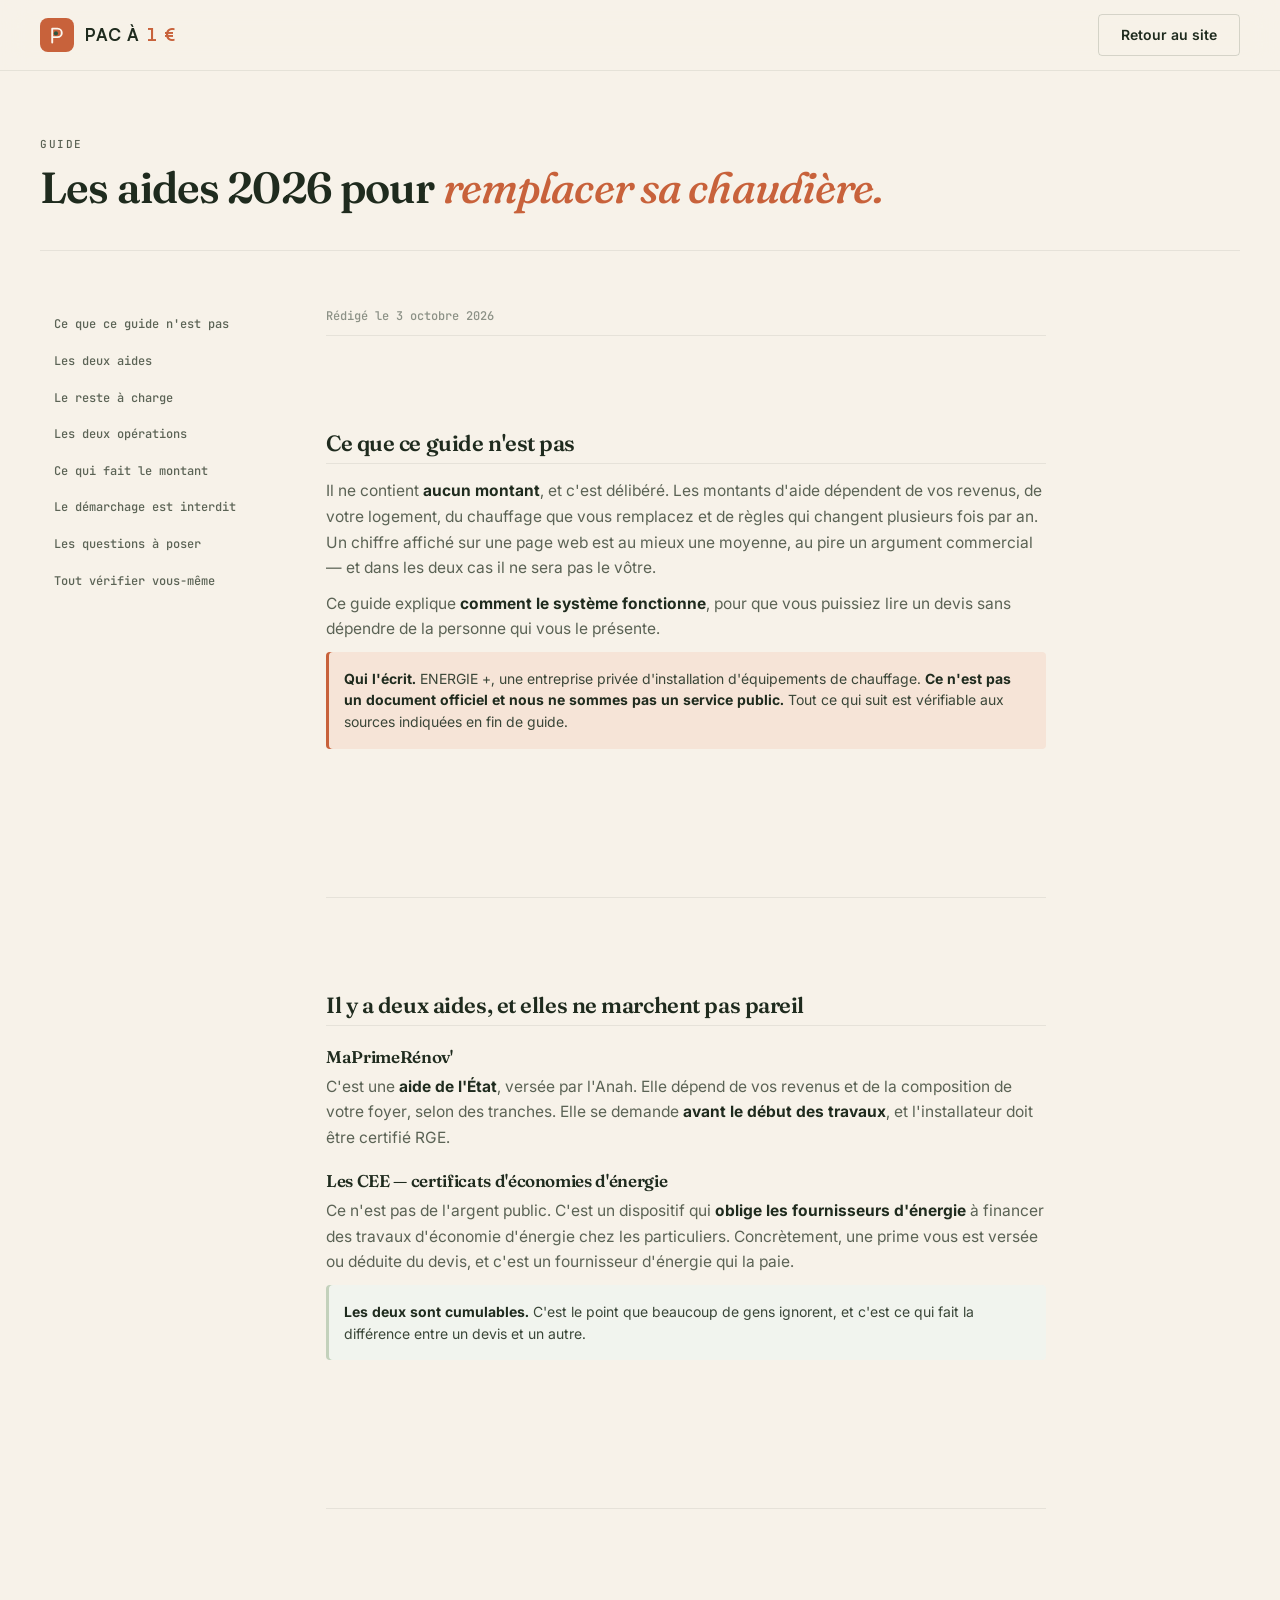
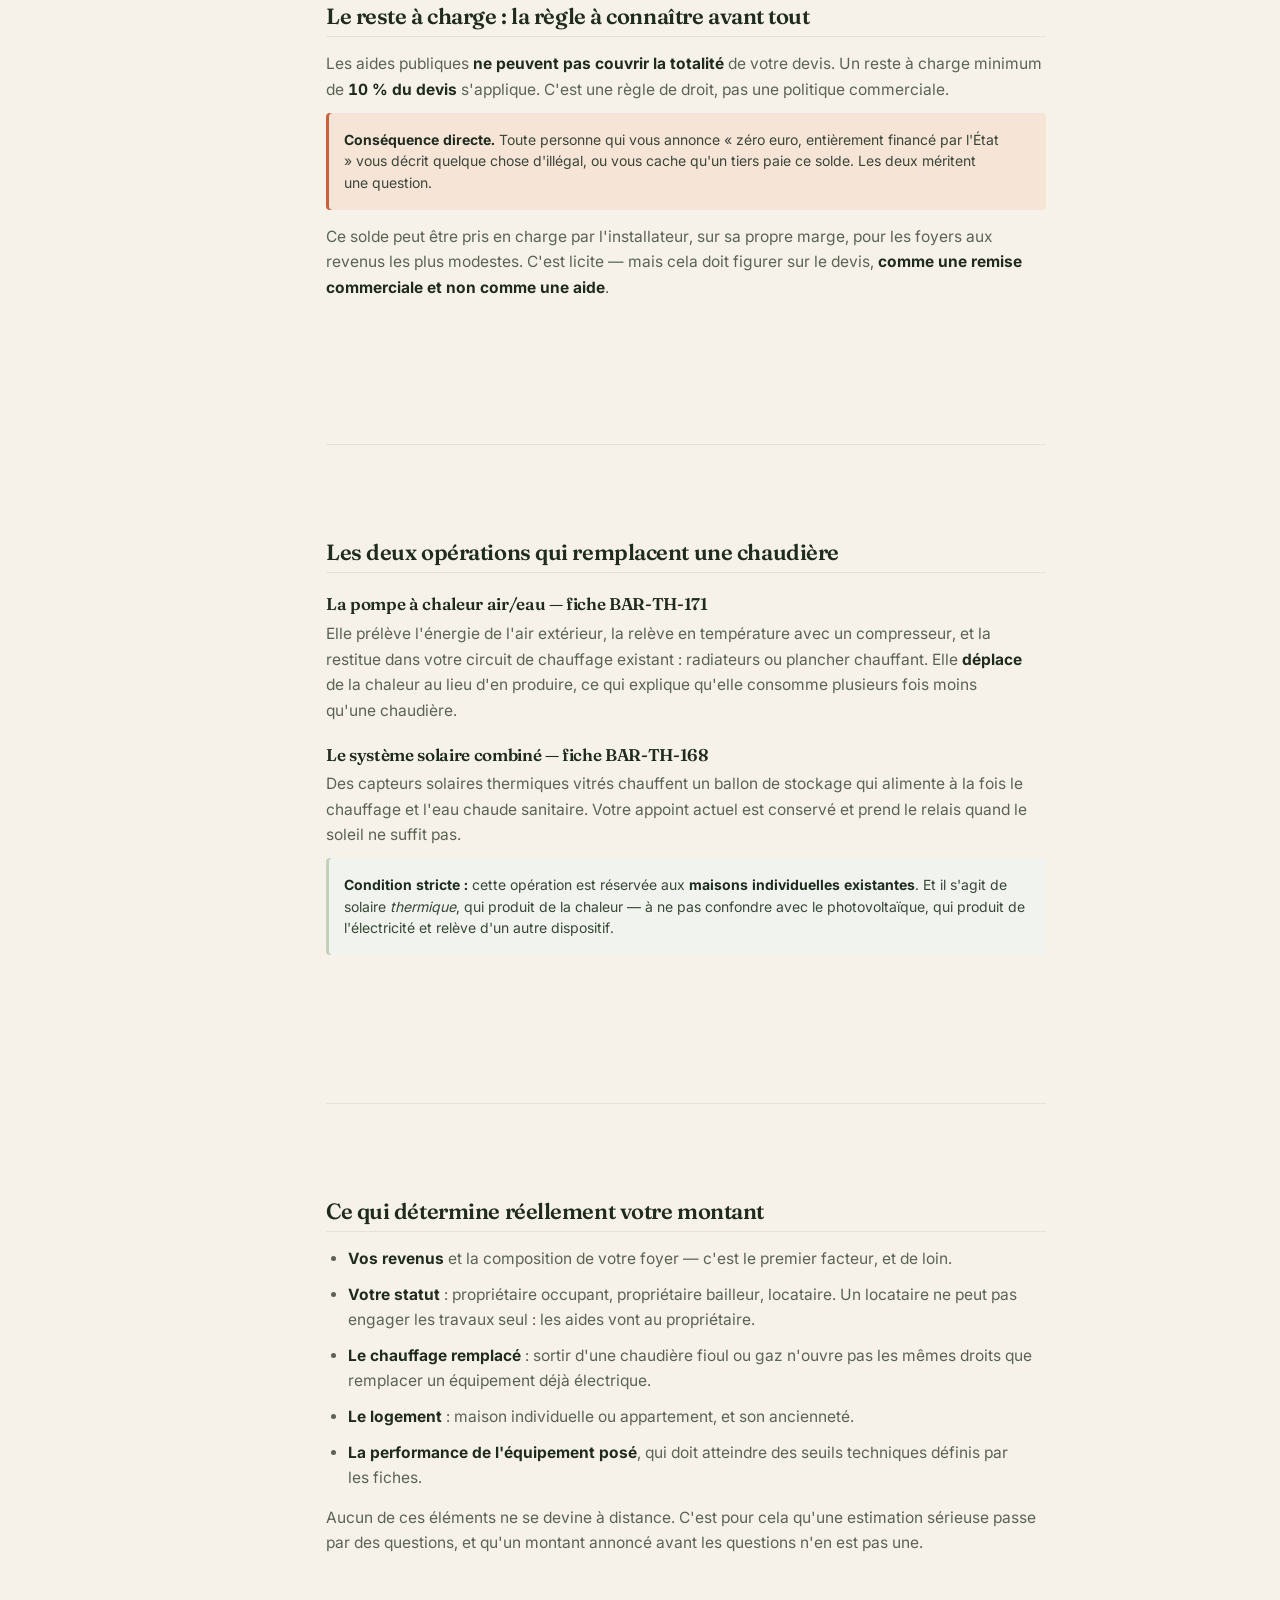
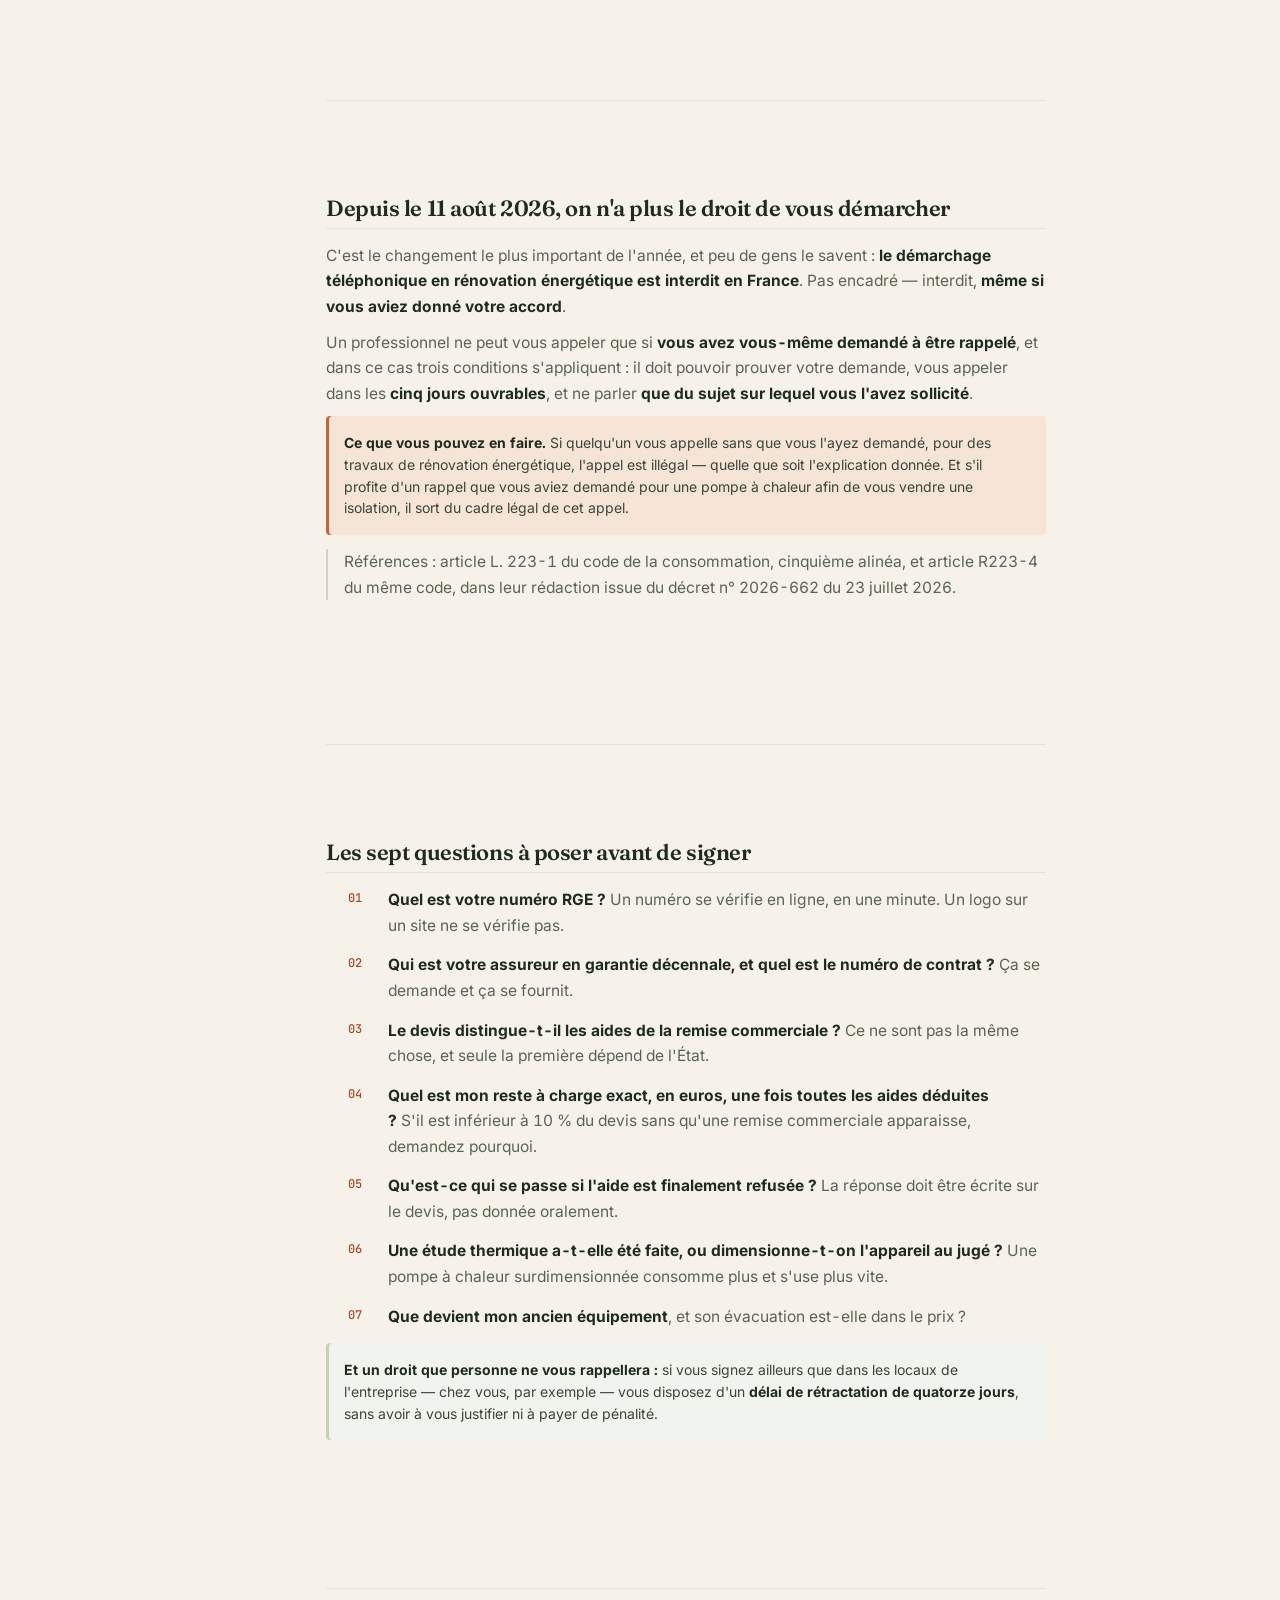
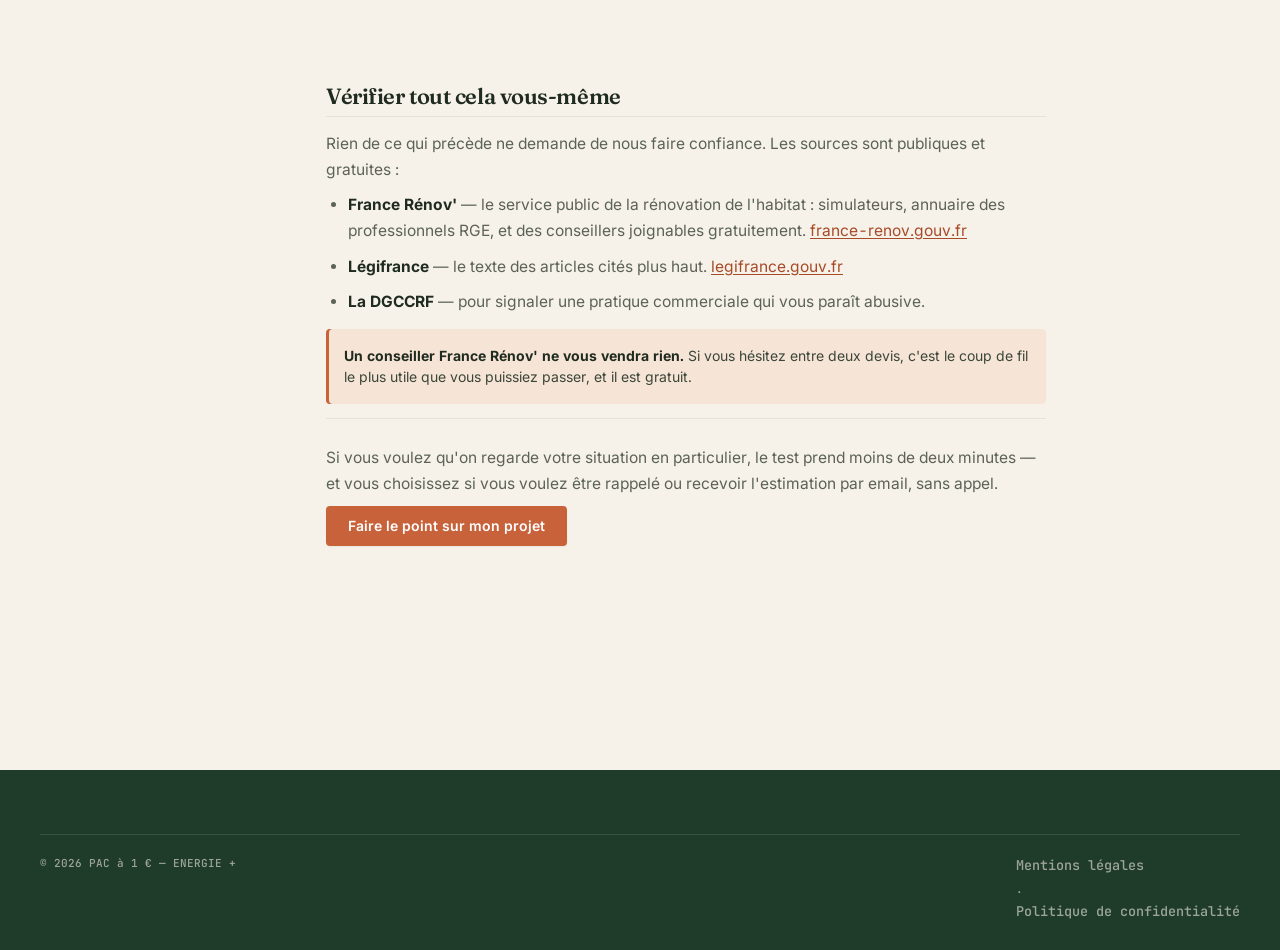
<file: guide-aides-2026.html>
<!DOCTYPE html>
<html lang="fr">
<head>
<meta charset="utf-8" />
<title>Guide des aides 2026 pour remplacer sa chaudière</title>
<meta name="viewport" content="width=device-width, initial-scale=1" />
<meta name="description" content="Comment fonctionnent MaPrimeRénov' et les CEE pour une pompe à chaleur, ce qui détermine le montant, et les questions à poser avant de signer." />
<link rel="icon" type="image/svg+xml" href="assets/seal.svg" />
<link rel="stylesheet" href="fonts/fonts.css" />
<link rel="stylesheet" href="styles.css" />
<style>
  .lp-hero{padding:130px 0 40px;border-bottom:1px solid var(--border)}
  .lp-wrap{display:grid;grid-template-columns:230px 1fr;gap:56px;padding:56px 0 90px;align-items:start}
  .toc{position:sticky;top:96px;font-family:var(--font-mono);font-size:12px;display:flex;flex-direction:column;gap:2px}
  .toc a{padding:8px 12px;color:var(--ink-500);border-left:2px solid transparent;transition:border-color .2s,color .2s}
  .toc a:hover{color:var(--ink-900);border-left-color:var(--terra-500)}
  .doc{max-width:720px}
  .doc h1{font-size:clamp(34px,4vw,52px);margin-bottom:10px}
  .doc .date{font-family:var(--font-mono);font-size:12px;color:var(--ink-300);margin-bottom:8px}
  .doc section{margin:0 0 38px;scroll-margin-top:90px}
  .doc h2{font-size:22px;margin:0 0 14px;padding-bottom:8px;border-bottom:1px solid var(--border)}
  .doc h3{font-size:17px;margin:22px 0 8px}
  .doc p,.doc li{color:var(--ink-500);font-size:15.5px;line-height:1.65;margin:0 0 10px}
  .doc ul,.doc ol{padding-left:22px;margin:0 0 14px}
  .doc strong{color:var(--ink-900)}
  .doc a.inline{color:var(--terra-700);text-decoration:underline;text-underline-offset:2px}
  .aside{box-shadow:inset 3px 0 0 var(--terra-500);background:var(--terra-100);border-radius:var(--radius-card);padding:16px 18px;font-size:14px;color:var(--ink-700);margin:0 0 14px}
  .calme{box-shadow:inset 3px 0 0 var(--sage-300);background:var(--sage-50);border-radius:var(--radius-card);padding:16px 18px;font-size:14px;color:var(--ink-700);margin:0 0 14px}
  .qlist{counter-reset:q;list-style:none;padding:0}
  .qlist li{counter-increment:q;position:relative;padding-left:40px;margin-bottom:14px}
  .qlist li::before{content:counter(q,decimal-leading-zero);position:absolute;left:0;top:2px;font-family:var(--font-mono);font-size:12px;color:var(--terra-700)}
  .retrait{font-size:14px;color:var(--ink-500);border-left:2px solid var(--border-strong);padding-left:16px;margin-top:14px}
  .cta-end{border-top:1px solid var(--border);padding-top:26px;margin-top:10px}
  @media (max-width:53.75em){.lp-wrap{grid-template-columns:1fr;gap:24px}.toc{position:static;flex-direction:row;flex-wrap:wrap}}
</style>
</head>
<body>
<header class="hdr solid"><div class="wrap hdr-inner">
  <a class="logo" href="/"><img src="assets/seal.svg" alt="" /><span class="wm">PAC à <b>1 €</b></span></a>
  <a class="btn btn-secondary" href="/">Retour au site</a>
</div></header>

<main>

<div class="wrap lp-hero">
  <span class="eyebrow">Guide</span>
  <h1 class="sec-title" style="margin-top:10px">Les aides 2026 pour <span class="it">remplacer sa chaudière.</span></h1>
</div>

<div class="wrap lp-wrap">
  <nav class="toc">
    <a href="#honnete">Ce que ce guide n'est pas</a>
    <a href="#deux-aides">Les deux aides</a>
    <a href="#reste">Le reste à charge</a>
    <a href="#operations">Les deux opérations</a>
    <a href="#montant">Ce qui fait le montant</a>
    <a href="#demarchage">Le démarchage est interdit</a>
    <a href="#questions">Les questions à poser</a>
    <a href="#verifier">Tout vérifier vous-même</a>
  </nav>

  <div class="doc">
    <p class="date">Rédigé le 3 octobre 2026</p>

    <section id="honnete">
      <h2>Ce que ce guide n'est pas</h2>
      <p>Il ne contient <strong>aucun montant</strong>, et c'est délibéré. Les montants d'aide dépendent de vos revenus, de votre logement, du chauffage que vous remplacez et de règles qui changent plusieurs fois par an. Un chiffre affiché sur une page web est au mieux une moyenne, au pire un argument commercial — et dans les deux cas il ne sera pas le vôtre.</p>
      <p>Ce guide explique <strong>comment le système fonctionne</strong>, pour que vous puissiez lire un devis sans dépendre de la personne qui vous le présente.</p>
      <div class="aside"><strong>Qui l'écrit.</strong> ENERGIE +, une entreprise privée d'installation d'équipements de chauffage. <strong>Ce n'est pas un document officiel et nous ne sommes pas un service public.</strong> Tout ce qui suit est vérifiable aux sources indiquées en fin de guide.</div>
    </section>

    <section id="deux-aides">
      <h2>Il y a deux aides, et elles ne marchent pas pareil</h2>
      <h3>MaPrimeRénov'</h3>
      <p>C'est une <strong>aide de l'État</strong>, versée par l'Anah. Elle dépend de vos revenus et de la composition de votre foyer, selon des tranches. Elle se demande <strong>avant le début des travaux</strong>, et l'installateur doit être certifié RGE.</p>
      <h3>Les CEE — certificats d'économies d'énergie</h3>
      <p>Ce n'est pas de l'argent public. C'est un dispositif qui <strong>oblige les fournisseurs d'énergie</strong> à financer des travaux d'économie d'énergie chez les particuliers. Concrètement, une prime vous est versée ou déduite du devis, et c'est un fournisseur d'énergie qui la paie.</p>
      <div class="calme"><strong>Les deux sont cumulables.</strong> C'est le point que beaucoup de gens ignorent, et c'est ce qui fait la différence entre un devis et un autre.</div>
    </section>

    <section id="reste">
      <h2>Le reste à charge : la règle à connaître avant tout</h2>
      <p>Les aides publiques <strong>ne peuvent pas couvrir la totalité</strong> de votre devis. Un reste à charge minimum de <strong>10 % du devis</strong> s'applique. C'est une règle de droit, pas une politique commerciale.</p>
      <div class="aside"><strong>Conséquence directe.</strong> Toute personne qui vous annonce « zéro euro, entièrement financé par l'État » vous décrit quelque chose d'illégal, ou vous cache qu'un tiers paie ce solde. Les deux méritent une question.</div>
      <p>Ce solde peut être pris en charge par l'installateur, sur sa propre marge, pour les foyers aux revenus les plus modestes. C'est licite — mais cela doit figurer sur le devis, <strong>comme une remise commerciale et non comme une aide</strong>.</p>
    </section>

    <section id="operations">
      <h2>Les deux opérations qui remplacent une chaudière</h2>
      <h3>La pompe à chaleur air/eau — fiche BAR-TH-171</h3>
      <p>Elle prélève l'énergie de l'air extérieur, la relève en température avec un compresseur, et la restitue dans votre circuit de chauffage existant : radiateurs ou plancher chauffant. Elle <strong>déplace</strong> de la chaleur au lieu d'en produire, ce qui explique qu'elle consomme plusieurs fois moins qu'une chaudière.</p>
      <h3>Le système solaire combiné — fiche BAR-TH-168</h3>
      <p>Des capteurs solaires thermiques vitrés chauffent un ballon de stockage qui alimente à la fois le chauffage et l'eau chaude sanitaire. Votre appoint actuel est conservé et prend le relais quand le soleil ne suffit pas.</p>
      <div class="calme"><strong>Condition stricte :</strong> cette opération est réservée aux <strong>maisons individuelles existantes</strong>. Et il s'agit de solaire <em>thermique</em>, qui produit de la chaleur — à ne pas confondre avec le photovoltaïque, qui produit de l'électricité et relève d'un autre dispositif.</div>
    </section>

    <section id="montant">
      <h2>Ce qui détermine réellement votre montant</h2>
      <ul>
        <li><strong>Vos revenus</strong> et la composition de votre foyer — c'est le premier facteur, et de loin.</li>
        <li><strong>Votre statut</strong> : propriétaire occupant, propriétaire bailleur, locataire. Un locataire ne peut pas engager les travaux seul : les aides vont au propriétaire.</li>
        <li><strong>Le chauffage remplacé</strong> : sortir d'une chaudière fioul ou gaz n'ouvre pas les mêmes droits que remplacer un équipement déjà électrique.</li>
        <li><strong>Le logement</strong> : maison individuelle ou appartement, et son ancienneté.</li>
        <li><strong>La performance de l'équipement posé</strong>, qui doit atteindre des seuils techniques définis par les fiches.</li>
      </ul>
      <p>Aucun de ces éléments ne se devine à distance. C'est pour cela qu'une estimation sérieuse passe par des questions, et qu'un montant annoncé avant les questions n'en est pas une.</p>
    </section>

    <section id="demarchage">
      <h2>Depuis le 11 août 2026, on n'a plus le droit de vous démarcher</h2>
      <p>C'est le changement le plus important de l'année, et peu de gens le savent : <strong>le démarchage téléphonique en rénovation énergétique est interdit en France</strong>. Pas encadré — interdit, <strong>même si vous aviez donné votre accord</strong>.</p>
      <p>Un professionnel ne peut vous appeler que si <strong>vous avez vous-même demandé à être rappelé</strong>, et dans ce cas trois conditions s'appliquent : il doit pouvoir prouver votre demande, vous appeler dans les <strong>cinq jours ouvrables</strong>, et ne parler <strong>que du sujet sur lequel vous l'avez sollicité</strong>.</p>
      <div class="aside"><strong>Ce que vous pouvez en faire.</strong> Si quelqu'un vous appelle sans que vous l'ayez demandé, pour des travaux de rénovation énergétique, l'appel est illégal — quelle que soit l'explication donnée. Et s'il profite d'un rappel que vous aviez demandé pour une pompe à chaleur afin de vous vendre une isolation, il sort du cadre légal de cet appel.</div>
      <p class="retrait">Références : article L. 223-1 du code de la consommation, cinquième alinéa, et article R223-4 du même code, dans leur rédaction issue du décret n° 2026-662 du 23 juillet 2026.</p>
    </section>

    <section id="questions">
      <h2>Les sept questions à poser avant de signer</h2>
      <ol class="qlist">
        <li><strong>Quel est votre numéro RGE ?</strong> Un numéro se vérifie en ligne, en une minute. Un logo sur un site ne se vérifie pas.</li>
        <li><strong>Qui est votre assureur en garantie décennale, et quel est le numéro de contrat ?</strong> Ça se demande et ça se fournit.</li>
        <li><strong>Le devis distingue-t-il les aides de la remise commerciale ?</strong> Ce ne sont pas la même chose, et seule la première dépend de l'État.</li>
        <li><strong>Quel est mon reste à charge exact, en euros, une fois toutes les aides déduites ?</strong> S'il est inférieur à 10 % du devis sans qu'une remise commerciale apparaisse, demandez pourquoi.</li>
        <li><strong>Qu'est-ce qui se passe si l'aide est finalement refusée ?</strong> La réponse doit être écrite sur le devis, pas donnée oralement.</li>
        <li><strong>Une étude thermique a-t-elle été faite, ou dimensionne-t-on l'appareil au jugé ?</strong> Une pompe à chaleur surdimensionnée consomme plus et s'use plus vite.</li>
        <li><strong>Que devient mon ancien équipement</strong>, et son évacuation est-elle dans le prix ?</li>
      </ol>
      <div class="calme"><strong>Et un droit que personne ne vous rappellera :</strong> si vous signez ailleurs que dans les locaux de l'entreprise — chez vous, par exemple — vous disposez d'un <strong>délai de rétractation de quatorze jours</strong>, sans avoir à vous justifier ni à payer de pénalité.</div>
    </section>

    <section id="verifier">
      <h2>Vérifier tout cela vous-même</h2>
      <p>Rien de ce qui précède ne demande de nous faire confiance. Les sources sont publiques et gratuites :</p>
      <ul>
        <li><strong>France Rénov'</strong> — le service public de la rénovation de l'habitat : simulateurs, annuaire des professionnels RGE, et des conseillers joignables gratuitement. <a class="inline" href="https://france-renov.gouv.fr" rel="noopener nofollow" target="_blank">france-renov.gouv.fr</a></li>
        <li><strong>Légifrance</strong> — le texte des articles cités plus haut. <a class="inline" href="https://www.legifrance.gouv.fr" rel="noopener nofollow" target="_blank">legifrance.gouv.fr</a></li>
        <li><strong>La DGCCRF</strong> — pour signaler une pratique commerciale qui vous paraît abusive.</li>
      </ul>
      <div class="aside"><strong>Un conseiller France Rénov' ne vous vendra rien.</strong> Si vous hésitez entre deux devis, c'est le coup de fil le plus utile que vous puissiez passer, et il est gratuit.</div>

      <div class="cta-end">
        <p>Si vous voulez qu'on regarde votre situation en particulier, le test prend moins de deux minutes — et vous choisissez si vous voulez être rappelé ou recevoir l'estimation par email, sans appel.</p>
        <a class="btn btn-primary" href="/#formulaire">Faire le point sur mon projet</a>
      </div>
    </section>
  </div>
</div>
</main>

<footer class="footer"><div class="wrap footer-bottom">
  <span>© <span id="y"></span> PAC à 1 € — ENERGIE +</span>
  <span><a href="/mentions-legales" style="color:rgba(242,237,227,.6)">Mentions légales</a> · <a href="/politique-confidentialite" style="color:rgba(242,237,227,.6)">Politique de confidentialité</a></span>
</div></footer>
<script>document.getElementById('y').textContent=new Date().getFullYear();</script>
</body>
</html>
</file>
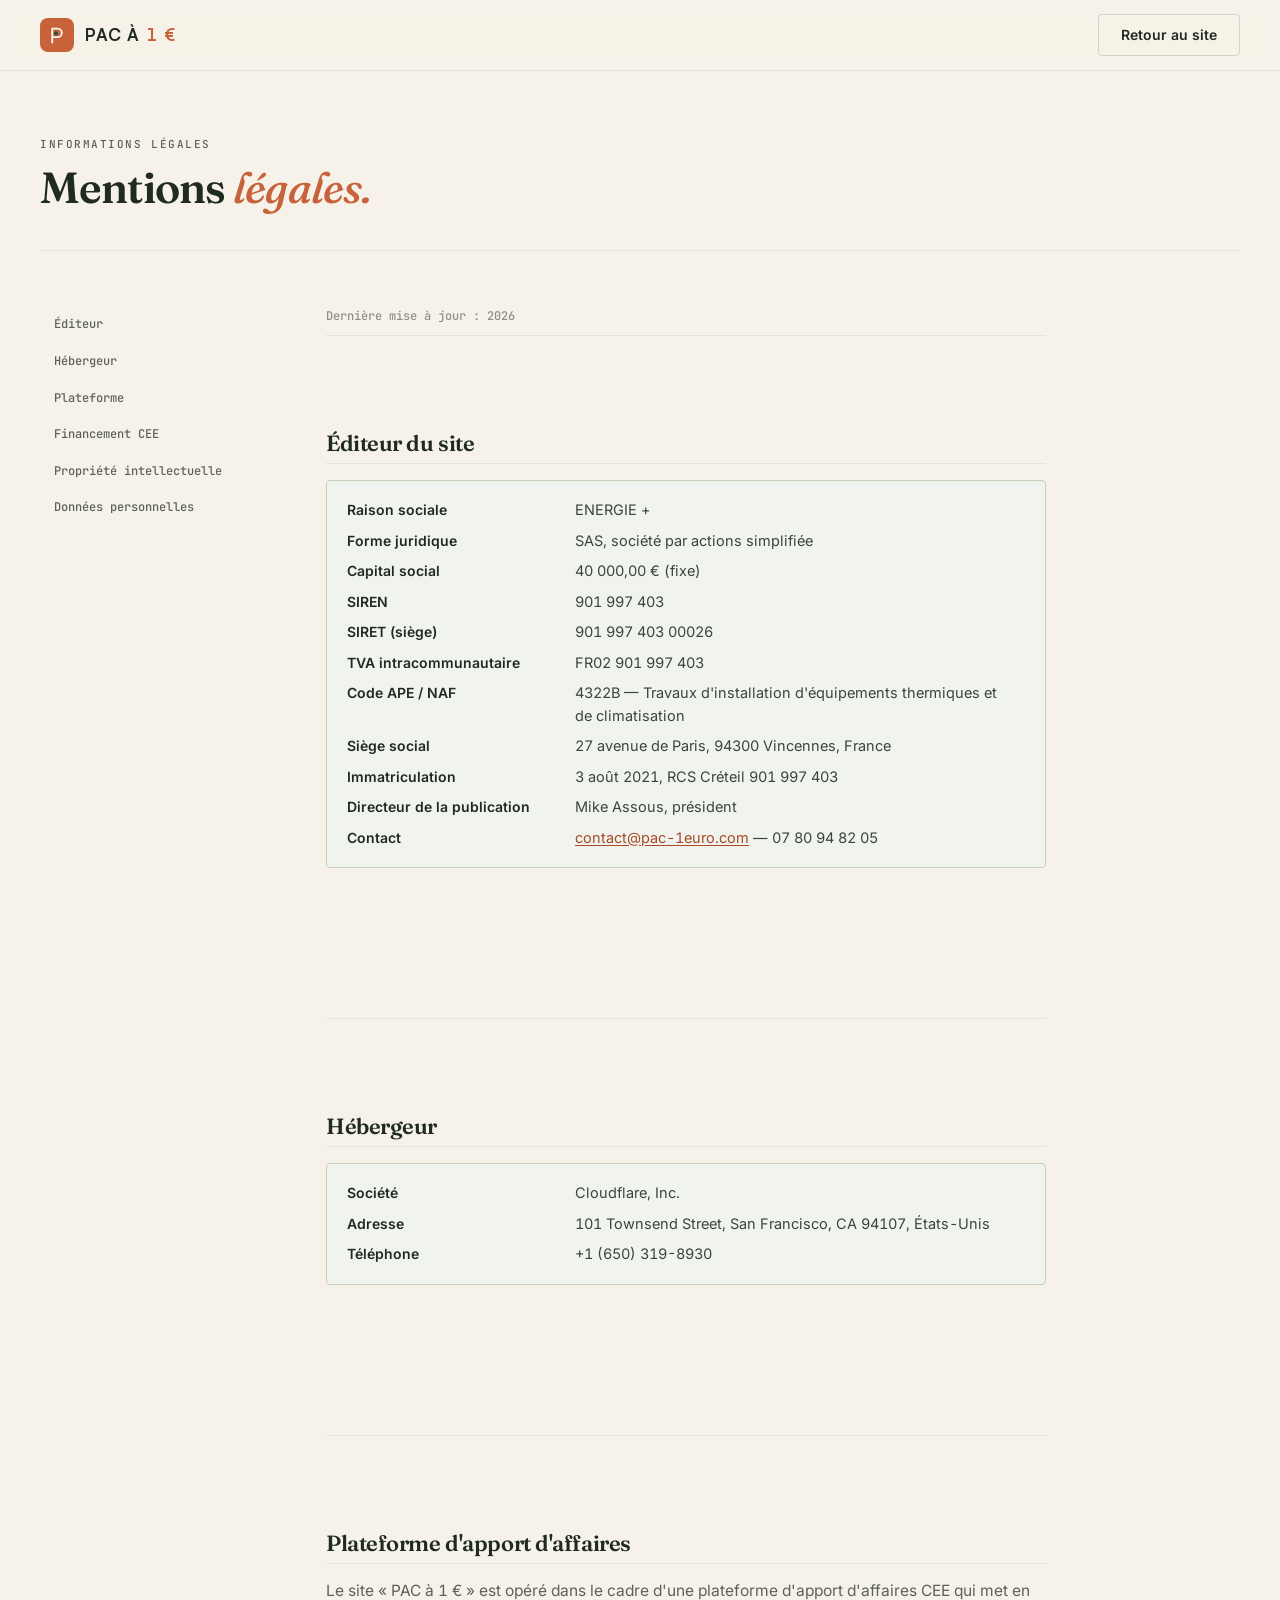
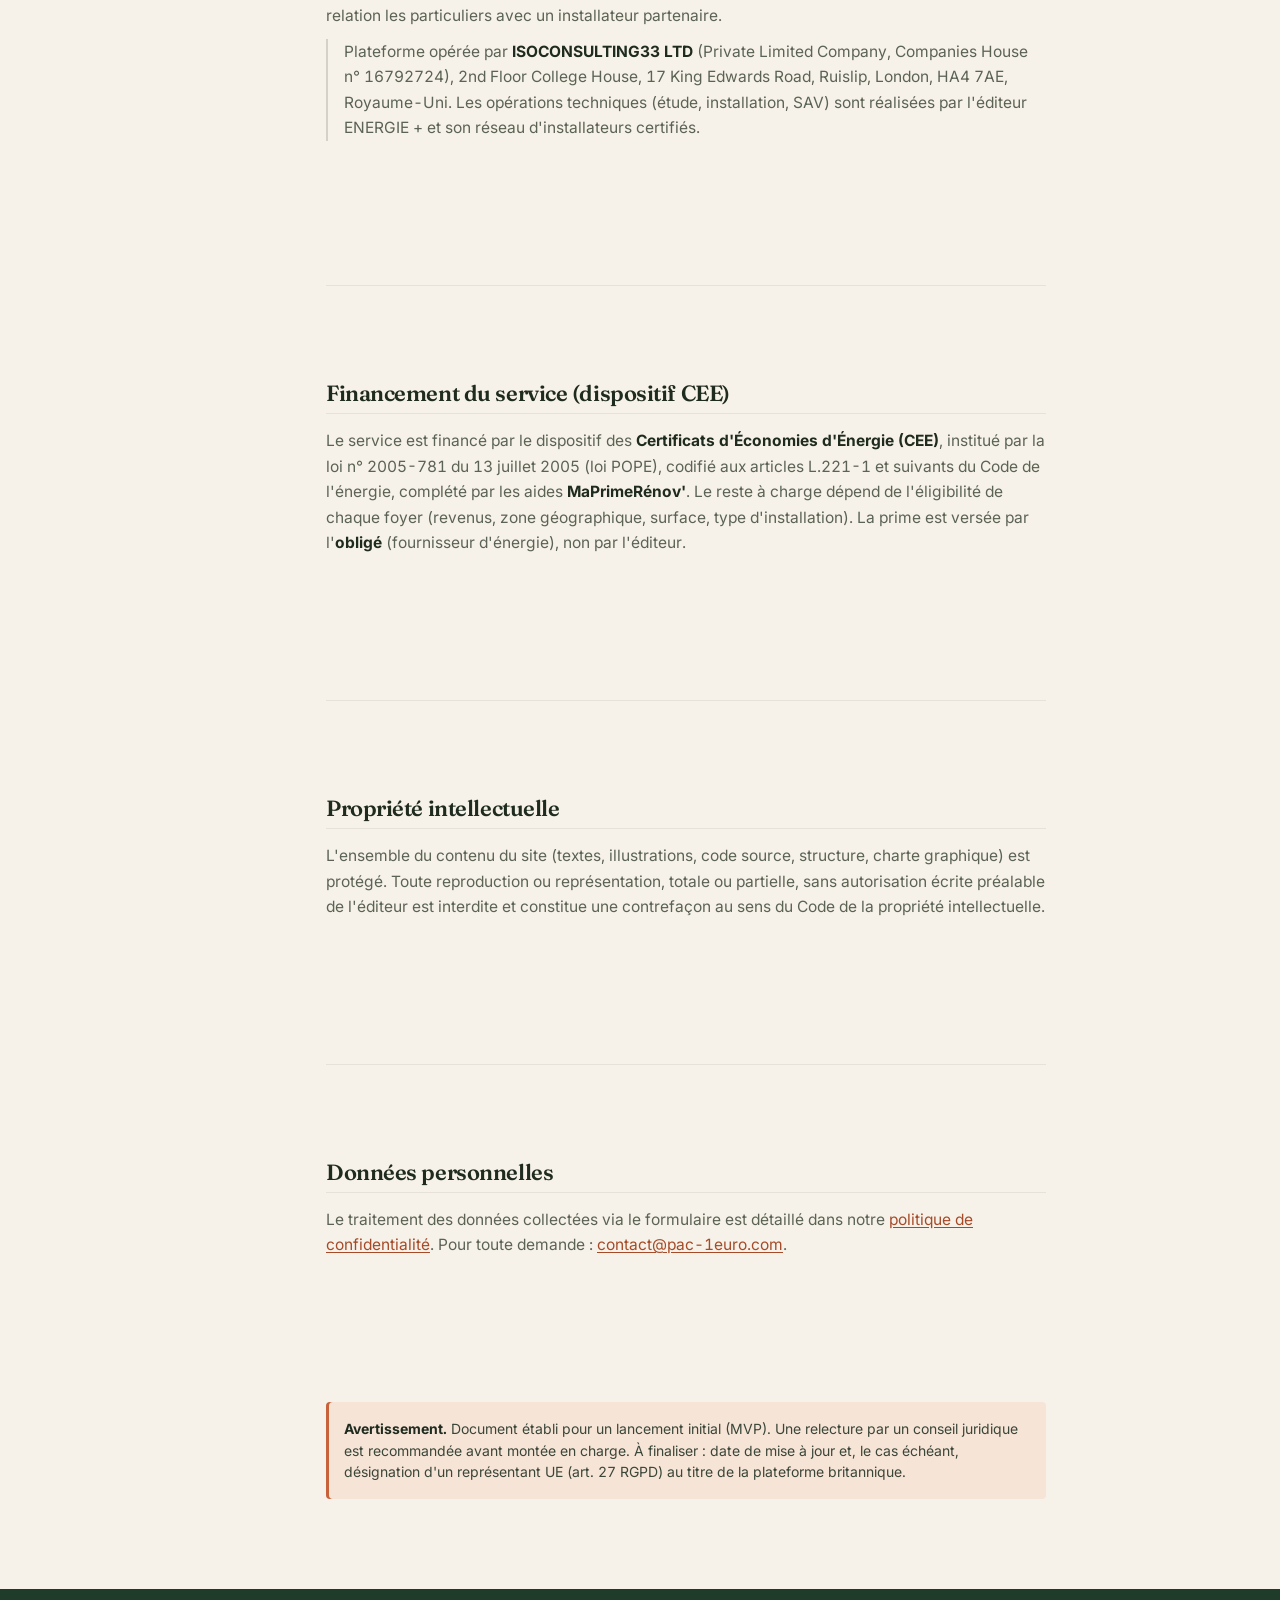
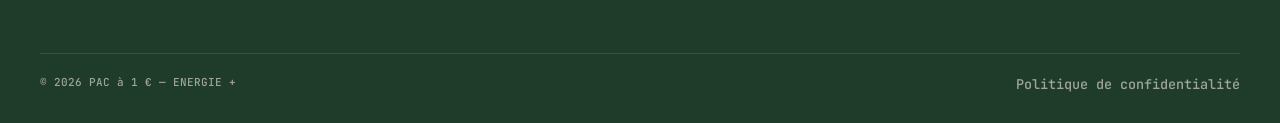
<file: mentions-legales.html>
<!DOCTYPE html>
<html lang="fr">
<head>
<meta charset="utf-8" />
<title>Mentions légales — PAC à 1 €</title>
<meta name="viewport" content="width=device-width, initial-scale=1" />
<meta name="robots" content="noindex, follow" />
<link rel="icon" type="image/svg+xml" href="assets/seal.svg" />
<link rel="stylesheet" href="fonts/fonts.css" />
<link rel="stylesheet" href="styles.css" />
<style>
  .lp-hero{padding:130px 0 40px;border-bottom:1px solid var(--border)}
  .lp-wrap{display:grid;grid-template-columns:230px 1fr;gap:56px;padding:56px 0 90px;align-items:start}
  .toc{position:sticky;top:96px;font-family:var(--font-mono);font-size:12px;display:flex;flex-direction:column;gap:2px}
  .toc a{padding:8px 12px;color:var(--ink-500);border-left:2px solid transparent;transition:border-color .2s,color .2s}
  .toc a:hover{color:var(--ink-900);border-left-color:var(--terra-500)}
  .doc{max-width:720px}
  .doc h1{font-size:clamp(34px,4vw,52px);margin-bottom:10px}
  .doc .date{font-family:var(--font-mono);font-size:12px;color:var(--ink-300);margin-bottom:8px}
  .doc section{margin:0 0 38px;scroll-margin-top:90px}
  .doc h2{font-size:22px;margin:0 0 14px;padding-bottom:8px;border-bottom:1px solid var(--border)}
  .doc p,.doc li{color:var(--ink-500);font-size:15.5px;line-height:1.65;margin:0 0 10px}
  .doc strong{color:var(--ink-900)}
  .doc a.inline{color:var(--terra-700);text-decoration:underline;text-underline-offset:2px}
  dl.ent{display:grid;grid-template-columns:210px 1fr;gap:8px 18px;background:var(--sage-50);border:1px solid var(--sage-300);border-radius:var(--radius-card);padding:18px 20px}
  dl.ent dt{font-weight:600;color:var(--ink-900);font-size:14px}
  dl.ent dd{margin:0;color:var(--ink-700);font-size:14.5px}
  .aside{box-shadow:inset 3px 0 0 var(--terra-500);background:var(--terra-100);border-radius:var(--radius-card);padding:16px 18px;font-size:14px;color:var(--ink-700)}
  .retrait{font-size:14px;color:var(--ink-500);border-left:2px solid var(--border-strong);padding-left:16px;margin-top:14px}
  @media (max-width:53.75em){.lp-wrap{grid-template-columns:1fr;gap:24px}.toc{position:static;flex-direction:row;flex-wrap:wrap}dl.ent{grid-template-columns:1fr}dl.ent dt{margin-top:8px}}
</style>
</head>
<body>
<header class="hdr solid"><div class="wrap hdr-inner">
  <a class="logo" href="/"><img src="assets/seal.svg" alt="" /><span class="wm">PAC à <b>1 €</b></span></a>
  <a class="btn btn-secondary" href="/">Retour au site</a>
</div></header>

<main>

<div class="wrap lp-hero">
  <span class="eyebrow">Informations légales</span>
  <h1 class="sec-title" style="margin-top:10px">Mentions <span class="it">légales.</span></h1>
</div>

<div class="wrap lp-wrap">
  <nav class="toc">
    <a href="#editeur">Éditeur</a>
    <a href="#hebergeur">Hébergeur</a>
    <a href="#plateforme">Plateforme</a>
    <a href="#cee">Financement CEE</a>
    <a href="#pi">Propriété intellectuelle</a>
    <a href="#donnees">Données personnelles</a>
  </nav>

  <div class="doc">
    <p class="date">Dernière mise à jour : <!-- À DATER --> 2026</p>

    <section id="editeur">
      <h2>Éditeur du site</h2>
      <dl class="ent">
        <dt>Raison sociale</dt><dd>ENERGIE +</dd>
        <dt>Forme juridique</dt><dd>SAS, société par actions simplifiée</dd>
        <dt>Capital social</dt><dd>40 000,00 € (fixe)</dd>
        <dt>SIREN</dt><dd>901 997 403</dd>
        <dt>SIRET (siège)</dt><dd>901 997 403 00026</dd>
        <dt>TVA intracommunautaire</dt><dd>FR02 901 997 403</dd>
        <dt>Code APE / NAF</dt><dd>4322B — Travaux d'installation d'équipements thermiques et de climatisation</dd>
        <dt>Siège social</dt><dd>27 avenue de Paris, 94300 Vincennes, France</dd>
        <dt>Immatriculation</dt><dd>3 août 2021, RCS Créteil 901 997 403</dd>
        <dt>Directeur de la publication</dt><dd>Mike Assous, président</dd>
        <dt>Contact</dt><dd><a class="inline" href="mailto:contact@pac-1euro.com">contact@pac-1euro.com</a> — 07 80 94 82 05</dd>
      </dl>
    </section>

    <section id="hebergeur">
      <h2>Hébergeur</h2>
      <dl class="ent">
        <dt>Société</dt><dd>Cloudflare, Inc.</dd>
        <dt>Adresse</dt><dd>101 Townsend Street, San Francisco, CA 94107, États-Unis</dd>
        <dt>Téléphone</dt><dd>+1 (650) 319-8930</dd>
      </dl>
    </section>

    <section id="plateforme">
      <h2>Plateforme d'apport d'affaires</h2>
      <p>Le site « PAC à 1 € » est opéré dans le cadre d'une plateforme d'apport d'affaires CEE qui met en relation les particuliers avec un installateur partenaire.</p>
      <p class="retrait">Plateforme opérée par <strong>ISOCONSULTING33 LTD</strong> (Private Limited Company, Companies House n° 16792724), 2nd Floor College House, 17 King Edwards Road, Ruislip, London, HA4 7AE, Royaume-Uni. Les opérations techniques (étude, installation, SAV) sont réalisées par l'éditeur ENERGIE + et son réseau d'installateurs certifiés.</p>
    </section>

    <section id="cee">
      <h2>Financement du service (dispositif CEE)</h2>
      <p>Le service est financé par le dispositif des <strong>Certificats d'Économies d'Énergie (CEE)</strong>, institué par la loi n° 2005-781 du 13 juillet 2005 (loi POPE), codifié aux articles L.221-1 et suivants du Code de l'énergie, complété par les aides <strong>MaPrimeRénov'</strong>. Le reste à charge dépend de l'éligibilité de chaque foyer (revenus, zone géographique, surface, type d'installation). La prime est versée par l'<strong>obligé</strong> (fournisseur d'énergie), non par l'éditeur.</p>
    </section>

    <section id="pi">
      <h2>Propriété intellectuelle</h2>
      <p>L'ensemble du contenu du site (textes, illustrations, code source, structure, charte graphique) est protégé. Toute reproduction ou représentation, totale ou partielle, sans autorisation écrite préalable de l'éditeur est interdite et constitue une contrefaçon au sens du Code de la propriété intellectuelle.</p>
    </section>

    <section id="donnees">
      <h2>Données personnelles</h2>
      <p>Le traitement des données collectées via le formulaire est détaillé dans notre <a class="inline" href="/politique-confidentialite">politique de confidentialité</a>. Pour toute demande : <a class="inline" href="mailto:contact@pac-1euro.com">contact@pac-1euro.com</a>.</p>
    </section>

    <div class="aside"><strong>Avertissement.</strong> Document établi pour un lancement initial (MVP). Une relecture par un conseil juridique est recommandée avant montée en charge. À finaliser : date de mise à jour et, le cas échéant, désignation d'un représentant UE (art. 27 RGPD) au titre de la plateforme britannique.</div>
  </div>
</div>
</main>

<footer class="footer"><div class="wrap footer-bottom">
  <span>© <span id="y"></span> PAC à 1 € — ENERGIE +</span>
  <span><a href="/politique-confidentialite" style="color:rgba(242,237,227,.6)">Politique de confidentialité</a></span>
</div></footer>
<script>document.getElementById('y').textContent=new Date().getFullYear();</script>
</body>
</html>
</file>
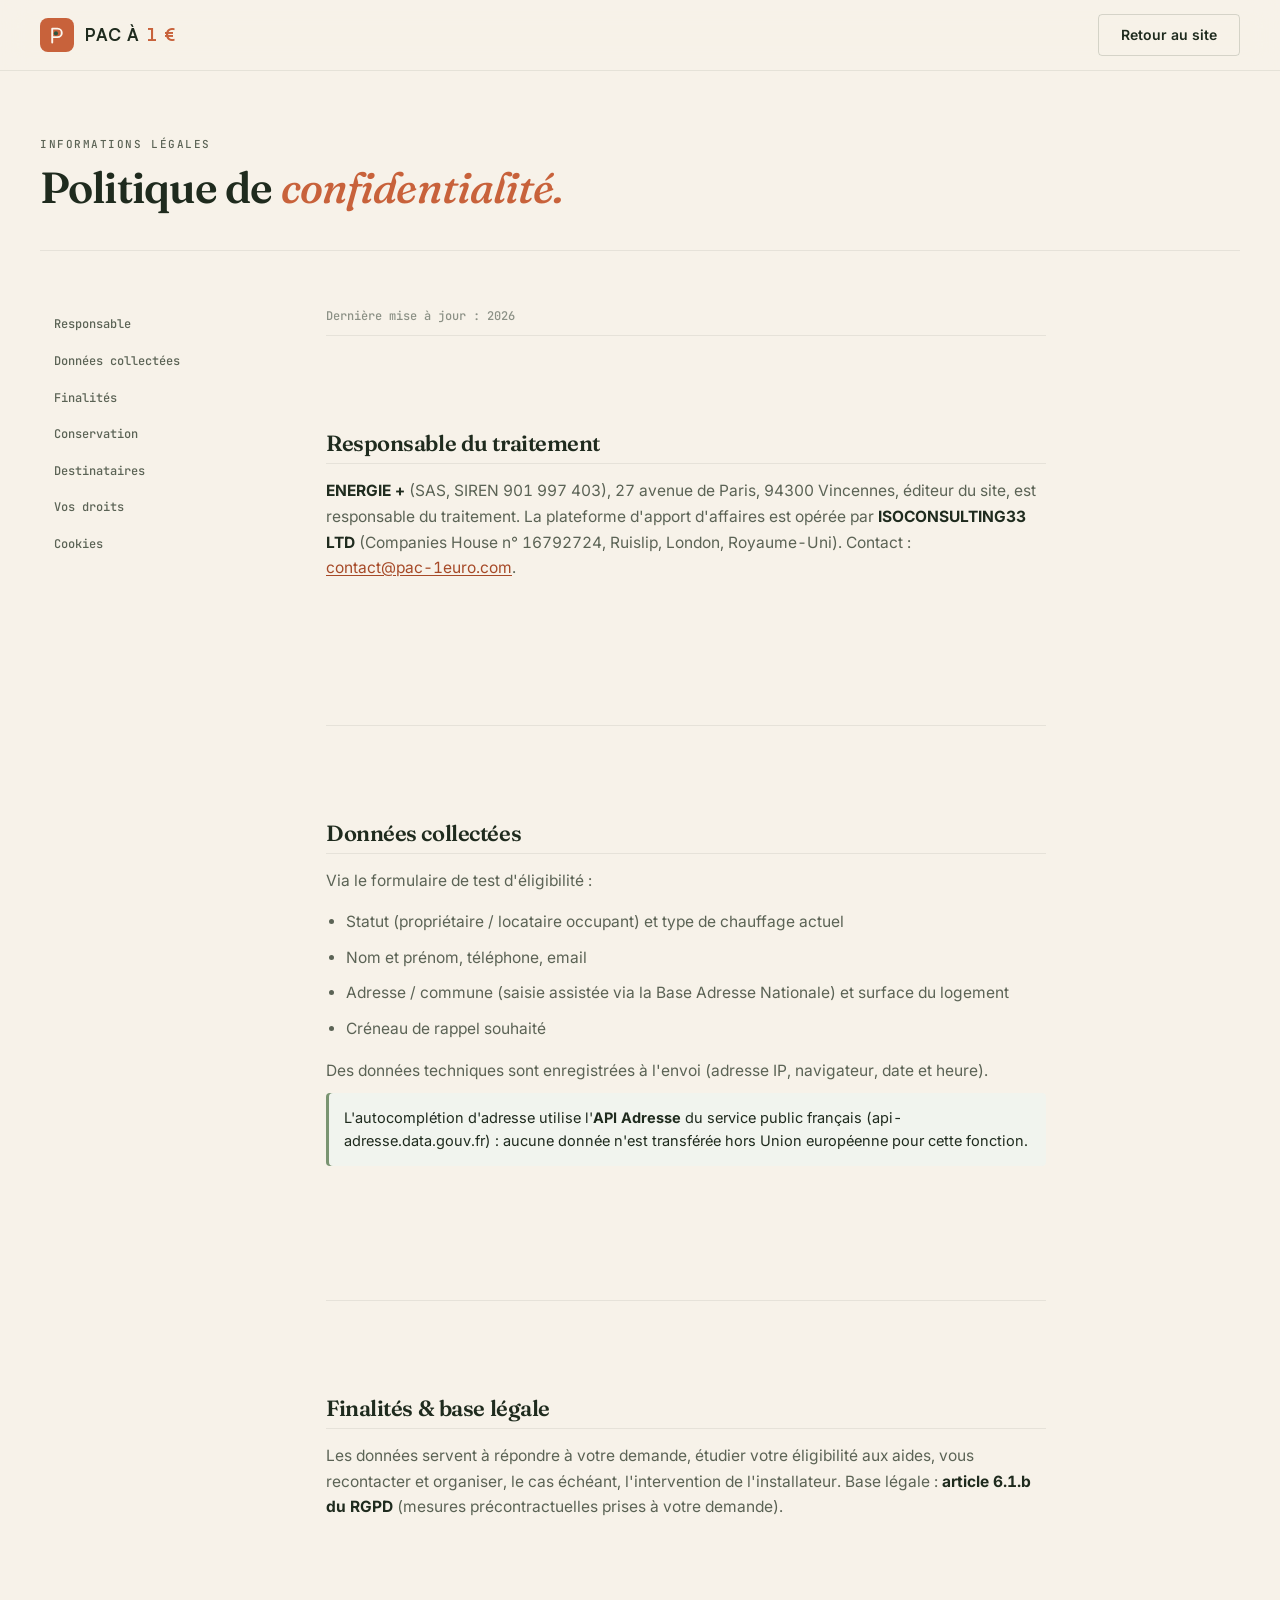
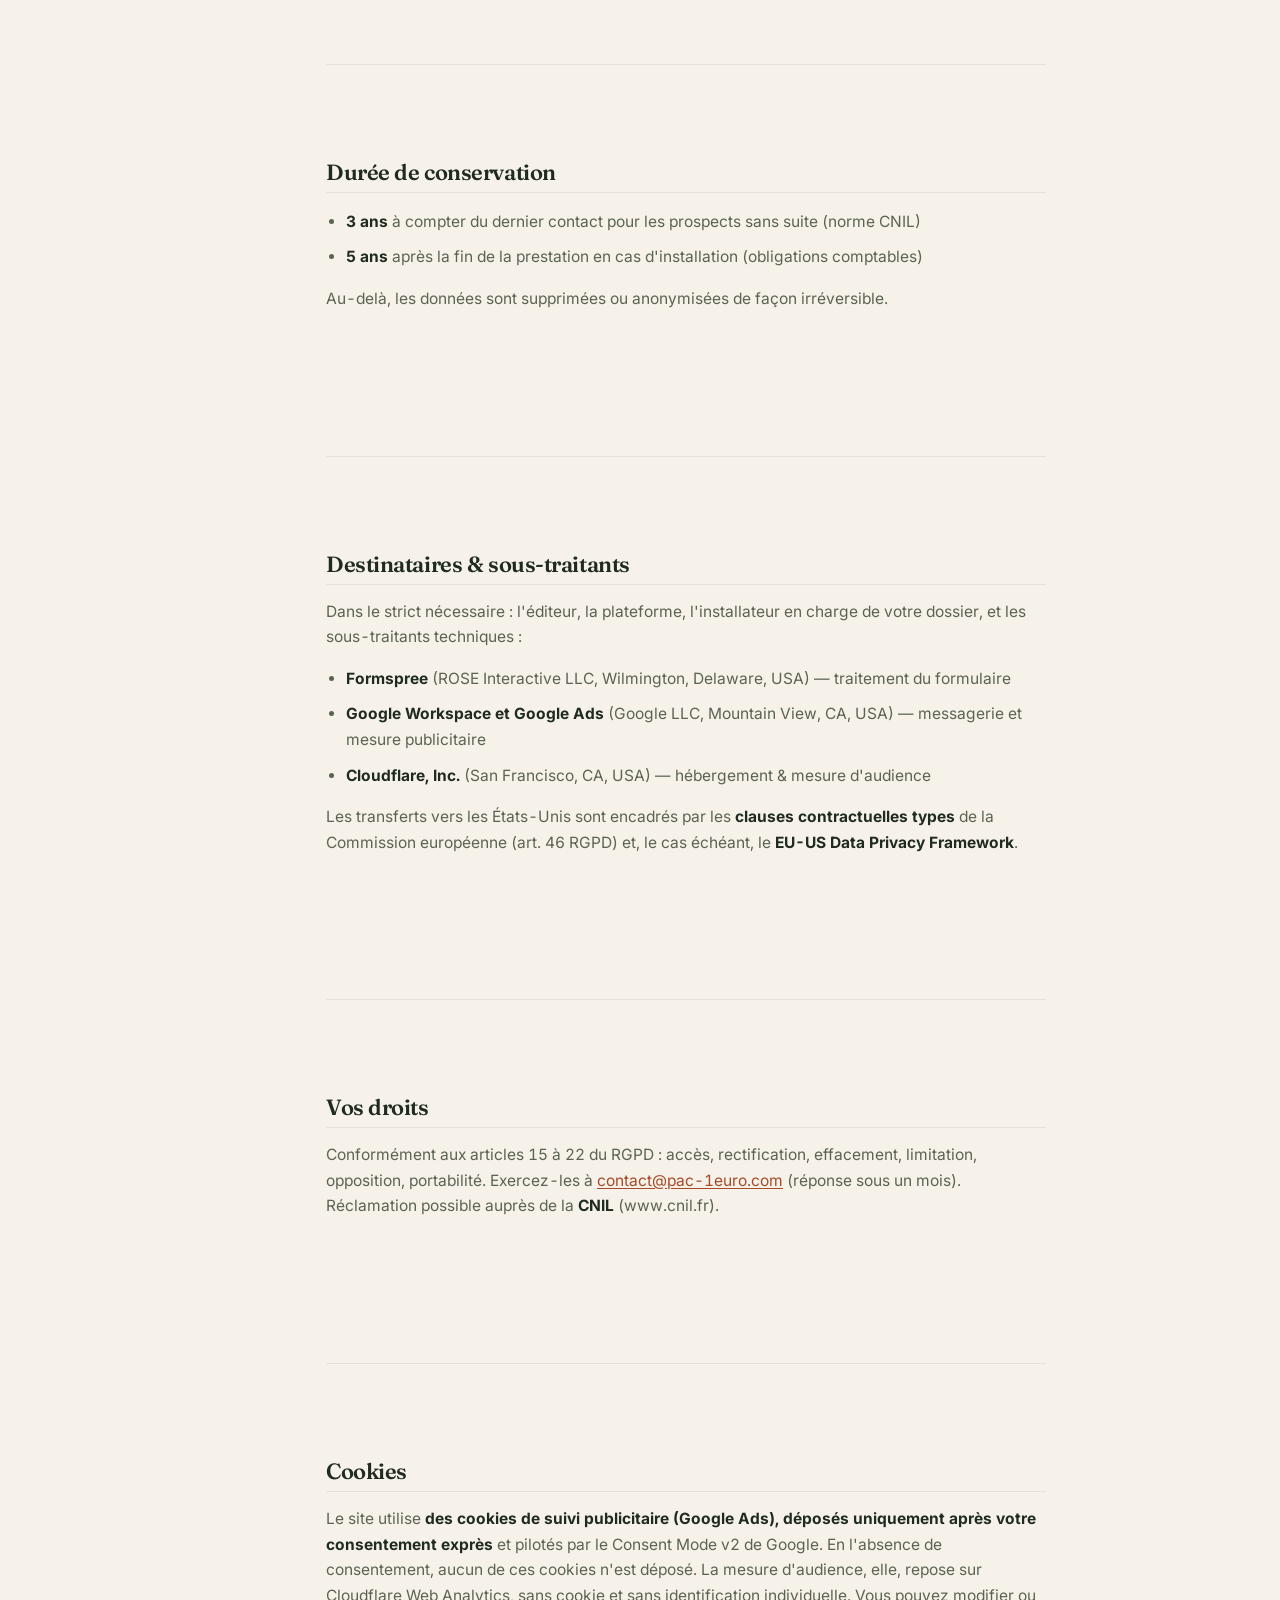
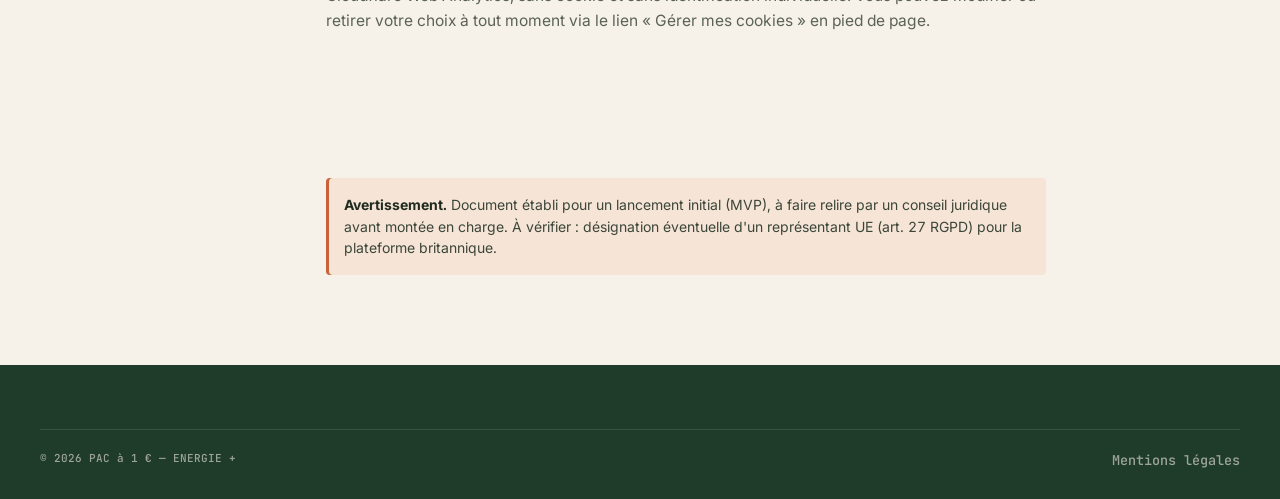
<file: politique-confidentialite.html>
<!DOCTYPE html>
<html lang="fr">
<head>
<meta charset="utf-8" />
<title>Politique de confidentialité — PAC à 1 €</title>
<meta name="viewport" content="width=device-width, initial-scale=1" />
<meta name="robots" content="noindex, follow" />
<link rel="icon" type="image/svg+xml" href="assets/seal.svg" />
<link rel="stylesheet" href="fonts/fonts.css" />
<link rel="stylesheet" href="styles.css" />
<style>
  .lp-hero{padding:130px 0 40px;border-bottom:1px solid var(--border)}
  .lp-wrap{display:grid;grid-template-columns:230px 1fr;gap:56px;padding:56px 0 90px;align-items:start}
  .toc{position:sticky;top:96px;font-family:var(--font-mono);font-size:12px;display:flex;flex-direction:column;gap:2px}
  .toc a{padding:8px 12px;color:var(--ink-500);border-left:2px solid transparent;transition:border-color .2s,color .2s}
  .toc a:hover{color:var(--ink-900);border-left-color:var(--terra-500)}
  .doc{max-width:720px}
  .doc h1{font-size:clamp(34px,4vw,52px);margin-bottom:10px}
  .doc .date{font-family:var(--font-mono);font-size:12px;color:var(--ink-300);margin-bottom:8px}
  .doc section{margin:0 0 38px;scroll-margin-top:90px}
  .doc h2{font-size:22px;margin:0 0 14px;padding-bottom:8px;border-bottom:1px solid var(--border)}
  .doc p,.doc li{color:var(--ink-500);font-size:15.5px;line-height:1.65;margin:0 0 10px}
  .doc ul{padding-left:20px}
  .doc strong{color:var(--ink-900)}
  .doc a.inline{color:var(--terra-700);text-decoration:underline;text-underline-offset:2px}
  .hl{box-shadow:inset 3px 0 0 var(--sage-600);background:var(--sage-50);border-radius:var(--radius-card);padding:14px 18px;font-size:14.5px}
  .aside{box-shadow:inset 3px 0 0 var(--terra-500);background:var(--terra-100);border-radius:var(--radius-card);padding:16px 18px;font-size:14px;color:var(--ink-700)}
  @media (max-width:53.75em){.lp-wrap{grid-template-columns:1fr;gap:24px}.toc{position:static;flex-direction:row;flex-wrap:wrap}}
</style>
</head>
<body>
<header class="hdr solid"><div class="wrap hdr-inner">
  <a class="logo" href="/"><img src="assets/seal.svg" alt="" /><span class="wm">PAC à <b>1 €</b></span></a>
  <a class="btn btn-secondary" href="/">Retour au site</a>
</div></header>

<main>

<div class="wrap lp-hero">
  <span class="eyebrow">Informations légales</span>
  <h1 class="sec-title" style="margin-top:10px">Politique de <span class="it">confidentialité.</span></h1>
</div>

<div class="wrap lp-wrap">
  <nav class="toc">
    <a href="#responsable">Responsable</a>
    <a href="#donnees">Données collectées</a>
    <a href="#finalites">Finalités</a>
    <a href="#duree">Conservation</a>
    <a href="#destinataires">Destinataires</a>
    <a href="#droits">Vos droits</a>
    <a href="#cookies">Cookies</a>
  </nav>

  <div class="doc">
    <p class="date">Dernière mise à jour : <!-- À DATER --> 2026</p>

    <section id="responsable">
      <h2>Responsable du traitement</h2>
      <p><strong>ENERGIE +</strong> (SAS, SIREN 901 997 403), 27 avenue de Paris, 94300 Vincennes, éditeur du site, est responsable du traitement. La plateforme d'apport d'affaires est opérée par <strong>ISOCONSULTING33 LTD</strong> (Companies House n° 16792724, Ruislip, London, Royaume-Uni). Contact : <a class="inline" href="mailto:contact@pac-1euro.com">contact@pac-1euro.com</a>.</p>
    </section>

    <section id="donnees">
      <h2>Données collectées</h2>
      <p>Via le formulaire de test d'éligibilité :</p>
      <ul>
        <li>Statut (propriétaire / locataire occupant) et type de chauffage actuel</li>
        <li>Nom et prénom, téléphone, email</li>
        <li>Adresse / commune (saisie assistée via la Base Adresse Nationale) et surface du logement</li>
        <li>Créneau de rappel souhaité</li>
      </ul>
      <p>Des données techniques sont enregistrées à l'envoi (adresse IP, navigateur, date et heure).</p>
      <div class="hl">L'autocomplétion d'adresse utilise l'<strong>API Adresse</strong> du service public français (api-adresse.data.gouv.fr) : aucune donnée n'est transférée hors Union européenne pour cette fonction.</div>
    </section>

    <section id="finalites">
      <h2>Finalités &amp; base légale</h2>
      <p>Les données servent à répondre à votre demande, étudier votre éligibilité aux aides, vous recontacter et organiser, le cas échéant, l'intervention de l'installateur. Base légale : <strong>article 6.1.b du RGPD</strong> (mesures précontractuelles prises à votre demande).</p>
    </section>

    <section id="duree">
      <h2>Durée de conservation</h2>
      <ul>
        <li><strong>3 ans</strong> à compter du dernier contact pour les prospects sans suite (norme CNIL)</li>
        <li><strong>5 ans</strong> après la fin de la prestation en cas d'installation (obligations comptables)</li>
      </ul>
      <p>Au-delà, les données sont supprimées ou anonymisées de façon irréversible.</p>
    </section>

    <section id="destinataires">
      <h2>Destinataires &amp; sous-traitants</h2>
      <p>Dans le strict nécessaire : l'éditeur, la plateforme, l'installateur en charge de votre dossier, et les sous-traitants techniques :</p>
      <ul>
        <li><strong>Formspree</strong> (ROSE Interactive LLC, Wilmington, Delaware, USA) — traitement du formulaire</li>
        <li><strong>Google Workspace et Google Ads</strong> (Google LLC, Mountain View, CA, USA) — messagerie et mesure publicitaire</li>
        <li><strong>Cloudflare, Inc.</strong> (San Francisco, CA, USA) — hébergement &amp; mesure d'audience</li>
      </ul>
      <p>Les transferts vers les États-Unis sont encadrés par les <strong>clauses contractuelles types</strong> de la Commission européenne (art. 46 RGPD) et, le cas échéant, le <strong>EU-US Data Privacy Framework</strong>.</p>
    </section>

    <section id="droits">
      <h2>Vos droits</h2>
      <p>Conformément aux articles 15 à 22 du RGPD : accès, rectification, effacement, limitation, opposition, portabilité. Exercez-les à <a class="inline" href="mailto:contact@pac-1euro.com">contact@pac-1euro.com</a> (réponse sous un mois). Réclamation possible auprès de la <strong>CNIL</strong> (www.cnil.fr).</p>
    </section>

    <section id="cookies">
      <h2>Cookies</h2>
      <p>Le site utilise <strong>des cookies de suivi publicitaire (Google Ads), déposés uniquement après votre consentement exprès</strong> et pilotés par le Consent Mode v2 de Google. En l'absence de consentement, aucun de ces cookies n'est déposé. La mesure d'audience, elle, repose sur Cloudflare Web Analytics, sans cookie et sans identification individuelle. Vous pouvez modifier ou retirer votre choix à tout moment via le lien « Gérer mes cookies » en pied de page.</p>
    </section>

    <div class="aside"><strong>Avertissement.</strong> Document établi pour un lancement initial (MVP), à faire relire par un conseil juridique avant montée en charge. À vérifier : désignation éventuelle d'un représentant UE (art. 27 RGPD) pour la plateforme britannique.</div>
  </div>
</div>
</main>

<footer class="footer"><div class="wrap footer-bottom">
  <span>© <span id="y"></span> PAC à 1 € — ENERGIE +</span>
  <span><a href="/mentions-legales" style="color:rgba(242,237,227,.6)">Mentions légales</a></span>
</div></footer>
<script>document.getElementById('y').textContent=new Date().getFullYear();</script>
</body>
</html>
</file>
<file: styles.css>
/* =========================================================================
   PAC à 1 € — styles.css
   Système de design hérité de La Primeur (v20) + expression PAC.
   Tokens : colors_and_type.css. Animation : système v7 (au service de la
   conversion). Corners 4px, ombres minimales, cream jamais blanc, zéro emoji.
   ========================================================================= */

:root {
  /* — Earthmark (L'Aube) — */
  --sage-700:#647a5a; --sage-600:#7A9471; --sage-300:#c3d1bb; --sage-100:#e5ebe0; --sage-50:#f1f4ee;
  --cream-50:#F7F2E9; --cream-100:#ede7db; --cream-200:#e0d8c6;
  --terra-700:#A64A28; --terra-500:#C8623B; --terra-300:#e0aa8c; --terra-100:#f6e4d7;
  --ink-900:#1F2B1E; --ink-700:#3a4638; --ink-500:#5B6355; --ink-300:#8c9186;
  /* — Le Point (dark / formal) — */
  --forest-900:#1F3B2A; --forest-700:#2f5540; --ivory-50:#F2EDE3; --ocre-500:#B8442E;
  /* — Le Flux (technique) — */
  --petrol-900:#0E3A4A;

  /* semantic */
  --bg:var(--cream-50); --bg-raised:#fff; --bg-sunken:var(--cream-100);
  --fg:var(--ink-900); --fg-muted:var(--ink-500); --fg-subtle:var(--ink-300); --fg-inverse:var(--ivory-50);
  --accent:var(--terra-500); --accent-hover:var(--terra-700); /* PAC : terracotta en accent d'action */
  --action:var(--sage-600); --action-hover:var(--sage-700);    /* sage : trust / liens / checks */
  --border:rgba(31,43,30,.08); --border-strong:rgba(31,43,30,.16);

  /* type */
  --font-title:'Fraunces',Georgia,serif;            /* PAC : titres serif (divergence validée) */
  --font-body:'Inter',system-ui,sans-serif;
  --font-mono:'JetBrains Mono',ui-monospace,monospace;
  --tracking-wordmark:.04em; --tracking-eyebrow:.14em; --tracking-display:-.02em;

  /* spacing 4px */
  --s1:4px; --s2:8px; --s3:12px; --s4:16px; --s5:24px; --s6:32px; --s7:48px; --s8:72px; --s9:96px;

  --radius-card:4px; --radius-pill:999px;
  --shadow-sm:0 1px 2px rgba(31,43,30,.06); --shadow-card:0 14px 32px -14px rgba(31,43,30,.18);
  --ease:cubic-bezier(.22,1,.36,1); --dur-micro:160ms; --dur-base:320ms;
  --maxw:1200px;
}

*,*::before,*::after{box-sizing:border-box}
html,body{max-width:100%;overflow-x:clip}
html{font-size:16px;scroll-behavior:smooth;scroll-padding-top:72px;-webkit-font-smoothing:antialiased;text-rendering:optimizeLegibility;font-optical-sizing:auto}
body{margin:0;background:var(--bg);color:var(--fg);font-family:var(--font-body);font-size:16px;line-height:1.55;
  font-variant-numeric:tabular-nums;text-wrap:pretty}
img,svg{display:block;max-width:100%}
.wrap{max-width:var(--maxw);margin:0 auto;padding:0 var(--s5)}
section{padding:var(--s9) 0;border-top:1px solid var(--border)}
section.flush{border-top:0;padding:0}

/* ---- type roles ---- */
h1,h2,h3{font-family:var(--font-title);font-weight:600;letter-spacing:var(--tracking-display);line-height:1.05;margin:0;text-wrap:balance;font-variation-settings:'SOFT' 0,'WONK' 0}
.it{font-family:var(--font-title);font-style:italic;font-weight:500;color:var(--terra-500);font-variation-settings:'SOFT' 28,'WONK' 1}
.eyebrow{font-family:var(--font-mono);font-size:11px;font-weight:500;letter-spacing:var(--tracking-eyebrow);
  text-transform:uppercase;color:var(--fg-muted)}
.lead{font-size:18px;line-height:1.5;color:var(--fg);max-width:54ch}
.mono{font-family:var(--font-mono)}
a{color:inherit;text-decoration:none}

/* ---- reveal system (v7) ---- */
.reveal{opacity:0;transform:translate3d(0,16px,0);transition:opacity 680ms var(--ease),transform 680ms var(--ease);will-change:opacity,transform}
.reveal.in{opacity:1;transform:none}
.reveal.d1{transition-delay:80ms}.reveal.d2{transition-delay:160ms}.reveal.d3{transition-delay:240ms}.reveal.d4{transition-delay:320ms}
.reveal-stamp{opacity:0;transform:scale(.6) rotate(8deg);transition:opacity 600ms var(--ease),transform 600ms cubic-bezier(.34,1.56,.64,1)}
.reveal-stamp.in{opacity:1;transform:scale(1) rotate(-2deg)}
.stagger>*{opacity:0;transform:translate3d(0,12px,0);transition:opacity 540ms var(--ease),transform 540ms var(--ease)}
.stagger.in>*:nth-child(1){transition-delay:60ms}.stagger.in>*:nth-child(2){transition-delay:140ms}
.stagger.in>*:nth-child(3){transition-delay:220ms}.stagger.in>*:nth-child(4){transition-delay:300ms}
.stagger.in>*{opacity:1;transform:none}
@media (prefers-reduced-motion:reduce){
  *,*::before,*::after{animation-duration:.01ms!important;transition-duration:.01ms!important;scroll-behavior:auto!important}
  .reveal,.reveal-stamp,.stagger>*{opacity:1!important;transform:none!important}
}

/* ---- buttons (rectangulaires, 4px) ---- */
.btn{display:inline-flex;align-items:center;gap:8px;padding:13px 22px;border-radius:var(--radius-card);
  font:600 14px/1 var(--font-body);cursor:pointer;border:0;position:relative;overflow:hidden;
  transition:background var(--dur-micro) var(--ease),color var(--dur-micro) var(--ease),transform 240ms var(--ease),box-shadow 240ms var(--ease)}
.btn svg{transition:transform 240ms var(--ease)}
.btn:hover{transform:translate3d(0,-2px,0)} .btn:hover svg{transform:translateX(3px)} .btn:active{transform:none}
.btn-primary{background:var(--accent);color:#fff;box-shadow:var(--shadow-sm)}
.btn-primary::after{content:"";position:absolute;inset:0;background:linear-gradient(120deg,transparent 35%,rgba(255,255,255,.28) 50%,transparent 65%);transform:translateX(-100%);z-index:1;pointer-events:none}
.btn-primary:hover{background:var(--accent-hover);box-shadow:0 10px 24px -10px rgba(200,98,59,.5)}
.hdr .btn-primary::after{animation:shimmer 2.6s ease-in-out 1.6s 2 forwards}
@keyframes shimmer{0%{transform:translateX(-100%)}50%,100%{transform:translateX(100%)}}
.btn-light{background:var(--ivory-50);color:var(--ink-900)} .btn-light:hover{background:#fff;box-shadow:0 10px 26px -10px rgba(0,0,0,.3)}
.btn-secondary{background:transparent;color:var(--ink-900);border:1px solid var(--border-strong)} .btn-secondary:hover{border-color:var(--ink-900);background:rgba(31,43,30,.03)}
.btn-lg{padding:15px 26px;font-size:15px}

/* =========================================================================
   HEADER (transparent → solid)
   ========================================================================= */
.hdr{position:fixed;inset:0 0 auto;z-index:30;background:transparent;backdrop-filter:none;
  border-bottom:1px solid transparent;transition:background var(--dur-base) var(--ease),border-color var(--dur-base) var(--ease)}
.hdr.solid{background:rgba(247,242,233,.92);backdrop-filter:blur(14px) saturate(1.2);border-bottom-color:var(--border)}
.hdr-inner{display:flex;align-items:center;justify-content:space-between;padding:14px 0}
.logo{display:flex;align-items:center;gap:11px}
.logo img{width:34px;height:34px}
.hdr:not(.solid) .logo .wm,.hdr:not(.solid) nav.primary a{text-shadow:0 1px 10px rgba(0,0,0,.5)}
.logo .wm{font-family:"Satoshi",var(--font-body);font-weight:700;font-size:17px;text-transform:uppercase;letter-spacing:.05em;color:var(--ivory-50);transition:color var(--dur-base)}
.logo .wm b{color:var(--terra-300);font-weight:600}
.hdr.solid .logo .wm{color:var(--ink-900)} .hdr.solid .logo .wm b{color:var(--terra-500)}
nav.primary{display:flex;gap:28px;margin-left:auto;margin-right:26px}
nav.primary a{font-size:14px;color:var(--ivory-50);position:relative;padding:4px 0;transition:color var(--dur-micro)}
nav.primary a::after{content:"";position:absolute;bottom:0;left:0;width:100%;height:1px;background:currentColor;transform:scaleX(0);transform-origin:left;transition:transform var(--dur-base) var(--ease)}
nav.primary a:hover::after{transform:scaleX(1)}
.hdr.solid nav.primary a{color:var(--ink-700)} .hdr.solid nav.primary a:hover{color:var(--terra-700)}

/* =========================================================================
   HERO (photo plein cadre + cartouche flottant a gauche)
   ========================================================================= */
.hero{position:relative;min-height:88vh;min-height:88svh;display:flex;flex-direction:column;justify-content:flex-end;
  overflow:hidden;background:var(--forest-900);color:var(--ivory-50);padding:0;border:0}
.hero::before{content:"";position:absolute;inset:0;background:url('assets/hero-pac-hd.jpg') center 40%/cover no-repeat;background-image:image-set(url('assets/hero-pac-hd.webp') type('image/webp'),url('assets/hero-pac-hd.jpg') type('image/jpeg'));transform:scale(1.06);animation:ken 28s ease-out forwards}
.hero::after{content:"";position:absolute;inset:0;background:linear-gradient(180deg,rgba(14,30,20,.52),rgba(14,30,20,0) 18%,rgba(14,30,20,0) 56%,rgba(14,30,20,.42) 100%),linear-gradient(90deg,rgba(14,30,20,.48),rgba(14,30,20,.04) 50%,transparent 70%)}
@keyframes ken{from{transform:scale(1.12)}to{transform:scale(1)}}
.hero .wrap{position:relative;z-index:2;width:100%;display:flex;align-items:flex-end;padding:clamp(104px,16vh,164px) var(--s5) 56px}
.cartouche{display:flex;flex-direction:column;gap:14px;max-width:520px;padding:36px 40px;
  background:rgba(22,46,32,.86);backdrop-filter:blur(22px) saturate(1.2);
  border-radius:16px;border:1px solid rgba(242,237,227,.16);
  box-shadow:0 34px 80px -24px rgba(0,0,0,.55),0 1px 0 rgba(242,237,227,.07) inset}
.hero-badge{display:inline-flex;align-items:center;gap:9px;align-self:flex-start;padding:7px 13px;border-radius:var(--radius-card);
  background:var(--terra-500);color:var(--ivory-50);font-family:var(--font-mono);font-size:11px;letter-spacing:.13em;text-transform:uppercase}
.hero-badge .dot{width:6px;height:6px;border-radius:50%;background:var(--ivory-50);box-shadow:0 0 0 3px rgba(242,237,227,.3);animation:pulse 2.4s ease-out infinite}
@keyframes pulse{0%,100%{box-shadow:0 0 0 3px rgba(242,237,227,.3)}50%{box-shadow:0 0 0 6px rgba(242,237,227,0)}}
.hero h1{font-size:clamp(34px,3.8vw,54px);font-weight:600;line-height:1.05;color:#FCF8F1;max-width:15ch}
.hero .note{font-family:var(--font-mono);font-size:12px;color:rgba(242,237,227,.72)}
.hero .sub{font-size:clamp(15px,1.1vw,17px);color:rgba(242,237,227,.9);line-height:1.55;max-width:42ch}
.hero-ctas{display:flex;gap:12px;align-items:center;flex-wrap:wrap;margin-top:6px}
.hero-phone{display:inline-flex;align-items:center;gap:11px;color:var(--ivory-50);padding:8px 4px;transition:color 220ms,transform 220ms}
.hero-phone:hover{color:var(--terra-300);transform:translateY(-1px)}
.hero-phone-ic{width:46px;height:46px;border-radius:50%;background:rgba(242,237,227,.12);display:grid;place-items:center;transition:background 240ms}
.hero-phone:hover .hero-phone-ic{background:var(--terra-500)} .hero-phone-ic svg{width:21px;height:21px}
.hero-phone-t{display:flex;flex-direction:column;line-height:1.18}
.hero-phone-l{font-family:var(--font-mono);font-size:10.5px;letter-spacing:.14em;text-transform:uppercase;opacity:.75}
.hero-phone-n{font-size:24px;font-weight:700;letter-spacing:.01em}

/* =========================================================================
   TRUST BAND
   ========================================================================= */
.trust{background:var(--cream-100);padding:26px 0}
.trust-row{display:flex;align-items:center;justify-content:space-between;gap:28px;flex-wrap:wrap}
.trust-row .pt{display:flex;align-items:center;gap:10px;font-size:13px;color:var(--ink-700);transition:color 240ms}
.trust-row .pt svg{width:18px;height:18px;color:var(--sage-600);transition:transform 280ms var(--ease),color 240ms}
.trust-row .pt:hover{color:var(--ink-900)} .trust-row .pt:hover svg{color:var(--terra-500);transform:scale(1.18) rotate(-4deg)}

/* =========================================================================
   GRATUITÉ (à 1 €)
   ========================================================================= */
.grat-inner{display:grid;grid-template-columns:minmax(0,1fr) minmax(0,1fr);gap:64px;align-items:center}
.grat-left{display:flex;flex-direction:column;align-items:flex-start;gap:26px}
.grat-stamp{display:inline-flex;flex-direction:column;align-items:center;padding:14px 22px 12px;background:var(--terra-500);
  color:var(--ivory-50);border-radius:var(--radius-card);text-transform:uppercase;font-weight:500;font-size:13px;line-height:1.3;
  transform:rotate(-2deg);box-shadow:0 1px 2px rgba(31,43,30,.08),0 10px 20px -12px rgba(166,74,40,.45);animation:breathe 4.2s ease-in-out infinite}
@keyframes breathe{0%,100%{transform:rotate(-2deg) scale(1)}50%{transform:rotate(-2deg) scale(1.025)}}
.grat-stamp .top{font-family:var(--font-title);font-style:italic;font-weight:500;font-size:2rem;letter-spacing:-1px;text-transform:none}
.grat-stamp .rule{width:56px;height:1px;background:rgba(242,237,227,.55);margin:4px 0 6px}
.grat-stamp .bot{font-family:var(--font-mono);font-size:11px;letter-spacing:.28em}
.big-num{font-family:var(--font-title);font-size:clamp(56px,8.5vw,120px);font-weight:600;letter-spacing:-.04em;line-height:.95;
  color:var(--ink-900);display:flex;align-items:baseline;gap:.1em;flex-wrap:wrap}
.big-num .u{font-size:.2em;color:var(--ink-500);font-weight:400;letter-spacing:.06em;text-transform:uppercase}
.grat .pitch h2{font-size:clamp(28px,3vw,42px);line-height:1.08;margin-bottom:22px}
.grat .pitch p{color:var(--ink-500);font-size:17px;line-height:1.55;margin-bottom:0;max-width:42ch}

/* =========================================================================
   SECTION HEADS
   ========================================================================= */
.sec-head{display:grid;grid-template-columns:minmax(0,1.25fr) minmax(0,.8fr);gap:24px 56px;align-items:end;margin-bottom:8px}
.sec-head .eyebrow{margin-bottom:14px;display:block}
.sec-title{font-size:clamp(30px,3.4vw,46px);line-height:1.05}
.sec-sub{font-size:16px;color:var(--ink-500);line-height:1.55;max-width:36ch;padding-bottom:6px}

/* solution rows */
.solutions{display:flex;flex-direction:column;gap:18px;margin-top:52px}
.sol{background:#fff;border:1px solid var(--border);border-radius:var(--radius-card);padding:0;overflow:hidden;
  display:grid;grid-template-columns:1.05fr 1.7fr;position:relative;transition:border-color 260ms,transform 340ms var(--ease),box-shadow 340ms}
.sol::before{content:"";position:absolute;left:0;top:0;bottom:0;width:3px;background:var(--terra-500);transform:scaleY(0);transform-origin:top;transition:transform 420ms var(--ease)}
.sol:hover::before{transform:scaleY(1)} .sol:hover{border-color:var(--sage-600);transform:translateY(-3px);box-shadow:var(--shadow-card)}
.sol-media{background:var(--cream-50);border-right:1px solid var(--border);padding:28px;display:flex;align-items:center;justify-content:center}
.sol-media img{width:100%;height:100%;object-fit:cover;border-radius:var(--radius-card)}
.sol-body{padding:30px 36px;display:flex;flex-direction:column;gap:10px}
.sol-meta{display:flex;align-items:center;gap:14px;flex-wrap:wrap}
.sol .code{font-family:var(--font-mono);font-size:11px;color:var(--terra-700);letter-spacing:.08em;transition:letter-spacing 300ms}
.sol:hover .code{letter-spacing:.14em}
.sol-tag{font-family:var(--font-mono);font-size:10px;letter-spacing:.14em;text-transform:uppercase;color:var(--ink-500);padding:3px 10px;border:1px solid var(--border);border-radius:var(--radius-pill)}
.sol-tag.passive{color:var(--sage-700);border-color:var(--sage-300)}
.sol h3{font-size:24px;line-height:1.2;max-width:22ch}
.sol-desc{color:var(--ink-500);font-size:14.5px;line-height:1.55;max-width:40ch}
.sol-grid{grid-column:1/-1;padding:26px 36px;border-top:1px solid var(--border);display:grid;grid-template-columns:1fr 1fr;gap:18px 36px}
.sol-pillar{display:flex;flex-direction:column;gap:8px}
.sol-pillar .k{font-family:var(--font-mono);font-size:10px;letter-spacing:.14em;text-transform:uppercase;color:var(--ink-500)}
.sol-pillar ul{list-style:none;margin:0;padding:0;display:flex;flex-direction:column;gap:7px}
.sol-pillar li{font-size:13.5px;line-height:1.5;color:var(--ink-700);padding-left:14px;position:relative;transition:transform 280ms var(--ease)}
.sol-pillar li::before{content:"";position:absolute;left:0;top:9px;width:6px;height:1px;background:var(--terra-500)}
.sol-pillar li strong{color:var(--ink-900);font-weight:600}
.sol:hover .sol-pillar li{transform:translateX(2px)}

/* =========================================================================
   MÉCANISME (étapes + ligne de progression)
   ========================================================================= */
.mech{display:grid;grid-template-columns:repeat(4,1fr);gap:30px;margin-top:54px;position:relative;padding-top:14px}
.mech::before{content:"";position:absolute;top:0;left:0;height:1px;width:100%;background:var(--border)}
.mech::after{content:"";position:absolute;top:0;left:0;height:2px;width:0;border-radius:2px;background:var(--terra-500);transition:width 1400ms cubic-bezier(.65,0,.35,1) 220ms}
.mech.in::after{width:100%}
.step{padding-top:22px;position:relative;transition:transform 300ms var(--ease)}
.step::before{content:"";position:absolute;top:-1px;left:0;width:0;height:2px;border-radius:2px;background:var(--terra-500);transition:width 420ms var(--ease)}
.step:hover{transform:translateY(-2px)} .step:hover::before{width:32px}
.step .num{font-family:var(--font-mono);font-size:11px;letter-spacing:.14em;text-transform:uppercase;color:var(--sage-700);margin-bottom:14px;transition:color 240ms}
.step:hover .num{color:var(--terra-500)}
.step h3{font-size:21px;margin-bottom:10px}
.step p{font-size:14.5px;color:var(--ink-500);line-height:1.55;max-width:34ch}

/* =========================================================================
   GARANTIES / LABELS
   ========================================================================= */
.labels{display:flex;flex-wrap:wrap;gap:12px;margin-top:48px}
.label{font-family:var(--font-mono);font-size:12px;color:var(--ink-700);background:#fff;border:1px solid var(--border);border-radius:var(--radius-card);padding:12px 18px;transition:border-color 240ms,color 240ms}
.label:hover{border-color:var(--sage-600);color:var(--ink-900)}

/* =========================================================================
   PROOF (Le Point — territoire forest)
   ========================================================================= */
.proof{background:var(--forest-900);color:var(--ivory-50);border:0}
.proof .eyebrow{color:var(--terra-300)}
.proof h2{font-size:clamp(28px,3vw,40px);line-height:1.1;max-width:20ch;margin-bottom:18px}
.proof p{color:rgba(242,237,227,.78);font-size:17px;line-height:1.6;max-width:46ch}
.proof-grid{display:grid;grid-template-columns:1fr 1.3fr;gap:64px;align-items:center}
.proof-stats{display:grid;grid-template-columns:1fr 1fr;gap:32px}
.proof-stat .n{font-family:var(--font-title);font-size:clamp(40px,5vw,62px);font-weight:600;letter-spacing:-.03em;line-height:1}
.proof-stat .n .u{font-size:.3em;color:var(--terra-300)}
.proof-stat .l{font-family:var(--font-mono);font-size:12px;color:rgba(242,237,227,.74);margin-top:8px;letter-spacing:.02em}

/* =========================================================================
   FAQ (courte)
   ========================================================================= */
.faq{display:grid;gap:0;margin-top:48px;border-top:1px solid var(--border)}
.faq details{border-bottom:1px solid var(--border)}
.faq summary{cursor:pointer;list-style:none;padding:24px 0;font-family:var(--font-title);font-size:20px;display:flex;justify-content:space-between;align-items:center;gap:16px}
.faq summary::-webkit-details-marker{display:none}
.faq summary::after{content:"+";font-family:var(--font-body);width:28px;height:28px;display:grid;place-items:center;color:var(--terra-500);font-size:22px;transition:transform 300ms var(--ease)}
.faq details[open] summary::after{transform:rotate(45deg)}
.faq .a{padding:0 0 24px;color:var(--ink-500);font-size:16px;line-height:1.6;max-width:60ch}
.faq .a strong{color:var(--ink-900);font-weight:600}

/* =========================================================================
   FORMULAIRE (2 étapes)
   ========================================================================= */
.form-sec{background:var(--cream-100)}
.form-wrap{display:grid;grid-template-columns:.9fr 1.1fr;gap:56px;align-items:start}
.form-intro h2{font-size:clamp(28px,3vw,40px);line-height:1.08;margin-bottom:16px}
.form-intro p{color:var(--ink-500);font-size:17px;line-height:1.55;max-width:38ch;margin-bottom:24px}
.form-re{list-style:none;margin:0;padding:0;display:grid;gap:12px}
.form-re li{display:flex;align-items:center;gap:11px;font-size:15px}
.form-re svg{width:18px;height:18px;color:var(--sage-600);flex:none}
.qual{background:#fff;border:1px solid var(--border);border-radius:var(--radius-card);padding:34px 36px;box-shadow:var(--shadow-card)}
.qual-top{margin-bottom:26px}
.qual-count{font-family:var(--font-mono);font-size:12px;color:var(--ink-500)}
.qual-bar{margin-top:10px;height:4px;background:var(--cream-100);border-radius:var(--radius-pill);overflow:hidden}
.qual-bar span{display:block;height:100%;width:50%;background:var(--sage-600);transition:width 460ms var(--ease),background 300ms}
.qual-bar.full span{background:var(--sage-600)}
.qstep{display:block;border:0;padding:0;margin:0;min-width:0;animation:stepin 380ms var(--ease)}
.qstep[hidden],#qSuccess[hidden]{display:none!important}
legend.q{padding:0;outline:0}
@keyframes stepin{from{opacity:0;transform:translateY(10px)}to{opacity:1;transform:none}}
.qstep .q{font-family:var(--font-title);font-size:24px;margin-bottom:18px}
.opts{display:grid;grid-template-columns:1fr 1fr;gap:12px}
.opt{position:relative;border:1.5px solid var(--border);border-radius:var(--radius-card);padding:20px;cursor:pointer;transition:border-color 200ms,background 200ms,transform 200ms}
.opt:hover{border-color:var(--sage-600);transform:translateY(-2px)}
.opt input{position:absolute;opacity:0} .opt .ot{font-weight:600;font-size:15px;display:block;margin-bottom:4px}
.opt .od{font-size:13px;color:var(--ink-500)}
.opt:has(input:checked){border-color:var(--terra-500);background:var(--terra-100)}
.field{display:flex;flex-direction:column;gap:7px;margin-bottom:14px}
.field[hidden]{display:none}
.field label{font-size:13px;font-weight:600;color:var(--ink-700)}
.field input,.field select,.field textarea{font-family:var(--font-body);font-size:15px;padding:12px 14px;border:1.5px solid var(--border-strong);border-radius:var(--radius-card);background:#fff;width:100%;transition:border-color 200ms,box-shadow 200ms}
.field input:focus,.field select:focus,.field textarea:focus{outline:0;border-color:var(--sage-600);box-shadow:0 0 0 3px rgba(122,148,113,.3)}
.tel-wrap{display:flex;align-items:center;border:1.5px solid var(--border-strong);border-radius:var(--radius-card);background:#fff;overflow:hidden}
.tel-wrap:focus-within{border-color:var(--sage-600);box-shadow:0 0 0 3px rgba(122,148,113,.3)}
.tel-wrap .pfx{padding:12px 6px 12px 14px;color:var(--ink-500);font-size:15px}
.tel-wrap input{border:0!important;box-shadow:none!important;padding-left:4px}
.ban{position:relative}
.ban-list{position:absolute;top:100%;left:0;right:0;z-index:5;background:#fff;border:1px solid var(--border-strong);border-top:0;border-radius:0 0 var(--radius-card) var(--radius-card);box-shadow:var(--shadow-card);max-height:240px;overflow:auto}
.ban-list div{padding:10px 14px;cursor:pointer;font-size:14px;border-bottom:1px solid var(--border)}
.ban-list div:hover,.ban-list div.act{background:var(--cream-50)}
.ban-list .ctx{color:var(--ink-500);font-size:12px}
.grid2{display:grid;grid-template-columns:1fr 1fr;gap:14px}
.qsummary{background:var(--sage-50);border:1px solid var(--sage-300);border-radius:var(--radius-card);padding:14px 16px;margin-bottom:18px;display:flex;gap:20px;flex-wrap:wrap;font-size:13px}
.qsummary b{font-weight:600} .qsummary a{color:var(--terra-500);font-weight:600;font-size:12px}
.qact{display:flex;gap:12px;margin-top:8px}
@keyframes shake{0%,100%{transform:translateX(0)}25%{transform:translateX(-4px)}75%{transform:translateX(4px)}}
.shake{animation:shake .38s}
.qual-status{margin-top:14px;font-family:var(--font-mono);font-size:12px;text-align:center;color:var(--ink-500)}
.qual-status.err{color:var(--ocre-500)}
/* success */
.qsuccess{text-align:center;padding:10px 4px}
.qsuccess img{width:84px;height:auto;margin:0 auto 16px}
.qsuccess .eyebrow{color:var(--terra-500);margin-bottom:10px;display:block}
.qsuccess h3{font-family:var(--font-title);font-size:26px;margin-bottom:12px}
.qsuccess p{color:var(--ink-500);max-width:40ch;margin:0 auto 18px}

/* =========================================================================
   FOOTER
   ========================================================================= */
.footer{background:var(--forest-900);color:rgba(242,237,227,.72);padding:64px 0 0;border:0}
.footer-grid{display:grid;grid-template-columns:1.7fr 1fr 1fr 1.3fr;gap:32px;padding-bottom:42px}
.footer .wm{font-family:"Satoshi",var(--font-body);font-weight:700;font-size:17px;text-transform:uppercase;letter-spacing:.05em;color:var(--ivory-50)}
.footer .wm b{color:var(--terra-300)}
.footer p{font-size:13px;line-height:1.7;margin:14px 0 0;max-width:28em}
.footer h4{font-family:var(--font-mono);font-size:11px;letter-spacing:.14em;text-transform:uppercase;color:var(--ivory-50);margin:0 0 14px}
.footer a{display:block;font-size:13.5px;margin-bottom:8px;color:rgba(242,237,227,.72);transition:color 200ms}
.footer a:hover{color:var(--terra-300)}
.footer-legal{font-size:12px;line-height:1.7;color:rgba(242,237,227,.62)}
/* Qualification RGE de l'éditeur : seulement ce qu'il détient (liste ADEME, 06/10/2026 : QualiPAC oui, QualiPV et Qualisol non). Carte blanche : le logo officiel est fait pour un fond clair. */
.footer-cert{display:flex;align-items:center;gap:20px;flex-wrap:wrap;padding:0 0 32px}
.footer-cert img{display:block;width:200px;height:auto;background:#fff;border-radius:6px;padding:8px 12px}
.footer .footer-cert p{margin:0;max-width:34em}
.footer-bottom{display:flex;justify-content:space-between;gap:14px;flex-wrap:wrap;padding:20px 0;border-top:1px solid rgba(242,237,227,.12);font-family:var(--font-mono);font-size:11px;color:rgba(242,237,227,.6)}

/* =========================================================================
   ACCESSIBILITÉ & UTILITAIRES
   ========================================================================= */
.skip-link{position:absolute;left:-9999px;top:0;z-index:100;background:var(--petrol-900);color:var(--ivory-50);
  padding:12px 18px;font:600 14px/1 var(--font-body);border-radius:0 0 var(--radius-card) 0}
.skip-link:focus{left:0}
:focus-visible{outline:2px solid var(--petrol-900);outline-offset:2px}
.hdr:not(.solid) :focus-visible,.hero :focus-visible,.proof :focus-visible,.footer :focus-visible{outline-color:var(--ivory-50)}
.opt:has(input:focus-visible){border-color:var(--petrol-900);box-shadow:0 0 0 3px rgba(14,58,74,.25)}
.consent{display:flex;gap:9px;align-items:flex-start;font-size:13px;color:var(--ink-500);margin-bottom:16px;cursor:pointer}
.consent input{margin-top:3px}
.hp{position:absolute;left:-9999px;width:1px;height:1px;overflow:hidden}
.opt-hint{font-weight:400;color:var(--ink-300)}
.tel-inline{color:var(--terra-700);font-weight:600}
.mech{list-style:none;margin-left:0;margin-right:0;margin-bottom:0;padding-left:0}
.qsubmit{flex:1;justify-content:center}

/* ---- quick-start hero (micro-engagement) ---- */
.qs{display:flex;flex-direction:column;gap:10px}
.qs-label{font-family:var(--font-mono);font-size:11px;letter-spacing:.14em;text-transform:uppercase;color:rgba(242,237,227,.75)}
.qs-opts{display:flex;gap:12px;flex-wrap:wrap}

/* ---- sticky CTA mobile ---- */
.sticky-cta{position:fixed;left:0;right:0;bottom:0;z-index:40;display:none;gap:10px;padding:10px 14px;
  padding-bottom:calc(10px + env(safe-area-inset-bottom));background:rgba(247,242,233,.96);backdrop-filter:blur(12px);
  border-top:1px solid var(--border);box-shadow:0 -10px 24px -18px rgba(31,43,30,.35);transform:translateY(calc(100% + 24px));transition:transform 320ms var(--ease)}
.sticky-cta.on{transform:none}
.sticky-cta .btn{flex:1;justify-content:center;padding:13px 10px}
.sticky-cta .btn-secondary{background:#fff;flex:0 0 auto;min-width:34%}

/* =========================================================================
   RESPONSIVE
   ========================================================================= */
@media (max-width:61.25em){
  nav.primary{display:none}
  .hero{min-height:92vh;min-height:92svh}
  .hero::after{background:linear-gradient(0deg,rgba(20,40,28,.62),rgba(20,40,28,.14) 46%,transparent 72%)}
  .cartouche{max-width:560px;padding:26px 24px}
  .grat-inner{grid-template-columns:1fr;gap:32px}
  .sol{grid-template-columns:1fr} .sol-grid{border-left:0;border-top:1px solid var(--border);padding-top:24px}
  .mech{grid-template-columns:1fr 1fr} .mech::after,.mech::before{display:none}
  .sec-head{grid-template-columns:1fr;gap:18px}
  .proof-grid{grid-template-columns:1fr;gap:36px}
  .form-wrap{grid-template-columns:1fr;gap:34px}
}
@media (max-width:61.25em){
  .sticky-cta{display:flex}
}
@media (max-width:37.5em){
  .sol-media{border-right:0;border-bottom:1px solid var(--border);padding:20px}
  .sol-grid{grid-template-columns:1fr}
  section{padding:60px 0}
  .hdr .btn-primary{display:none}
  .hero::before{background-image:url('assets/hero-pac-hd-900.jpg');background-image:image-set(url('assets/hero-pac-hd-900.webp') type('image/webp'),url('assets/hero-pac-hd-900.jpg') type('image/jpeg'));background-position:72% 38%}
  .cartouche{max-width:100%;padding:24px 22px}
  .opts{grid-template-columns:1fr} .grid2{grid-template-columns:1fr} .mech{grid-template-columns:1fr}
  .footer-grid{grid-template-columns:1fr 1fr}
  .hero-ctas{flex-direction:column;align-items:stretch} .btn{justify-content:center}
  .qs-opts{flex-direction:column;align-items:stretch}
}
@media (max-width:30em){
  .hdr .btn-primary{display:none}
}

/* Lisibilite des libelles porteurs d'information, sur tout ce qui se tient en main.
   Point de rupture propre au composant, pas celui de la grille : Marcotte, "content out".
   Le public vise remplace une chaudiere fioul ou gaz et a majoritairement plus de 50 ans.
   Les surtitres purement decoratifs (.eyebrow, .num, .code, .sol-tag) restent a 11px
   pour ne pas aplatir la hierarchie typographique. */
@media (max-width:56.25em){
  .hero-phone-l{font-size:12.5px;letter-spacing:.10em}
  .sol-pillar .k{font-size:12px;letter-spacing:.10em}
  .qs-label{font-size:12px;letter-spacing:.10em}
}

/* Added for Form Accessibility */
#formulaire { scroll-margin-bottom: 80px; }

#garanties{background:var(--bg-sunken)}
</file>
<file: fonts/fonts.css>
@font-face {
  font-family: 'Fraunces';
  font-style: normal;
  font-weight: 300 700;
  font-display: swap;
  src: url(fraunces-var-latin.woff2) format('woff2-variations');
  unicode-range: U+0000-00FF, U+0131, U+0152-0153, U+02BB-02BC, U+02C6, U+02DA, U+02DC, U+2000-206F, U+20AC, U+2122, U+2212, U+FEFF, U+FFFD;
}
@font-face {
  font-family: 'Fraunces';
  font-style: italic;
  font-weight: 300 700;
  font-display: swap;
  src: url(fraunces-var-latin-italic.woff2) format('woff2-variations');
  unicode-range: U+0000-00FF, U+0131, U+0152-0153, U+02BB-02BC, U+02C6, U+02DA, U+02DC, U+2000-206F, U+20AC, U+2122, U+2212, U+FEFF, U+FFFD;
}

/* Fraunces italic latin-ext */

/* Fraunces italic latin */

/* Fraunces italic latin-ext */

/* Fraunces italic latin */

/* Fraunces normal latin-ext */

/* Fraunces normal latin */

/* Fraunces normal latin-ext */

/* Fraunces normal latin */

/* Inter normal latin-ext */
@font-face {
  font-family: 'Inter';
  font-style: normal;
  font-weight: 400;
  font-display: swap;
  src: url(inter-normal-latin-ext.woff2) format('woff2');
  unicode-range: U+0100-02BA, U+02BD-02C5, U+02C7-02CC, U+02CE-02D7, U+02DD-02FF, U+0304, U+0308, U+0329, U+1D00-1DBF, U+1E00-1E9F, U+1EF2-1EFF, U+2020, U+20A0-20AB, U+20AD-20C0, U+2113, U+2C60-2C7F, U+A720-A7FF;
}
/* Inter normal latin */
@font-face {
  font-family: 'Inter';
  font-style: normal;
  font-weight: 400;
  font-display: swap;
  src: url(inter-normal-latin.woff2) format('woff2');
  unicode-range: U+0000-00FF, U+0131, U+0152-0153, U+02BB-02BC, U+02C6, U+02DA, U+02DC, U+0304, U+0308, U+0329, U+2000-206F, U+20AC, U+2122, U+2191, U+2193, U+2212, U+2215, U+FEFF, U+FFFD;
}
/* Inter normal latin-ext */
@font-face {
  font-family: 'Inter';
  font-style: normal;
  font-weight: 500;
  font-display: swap;
  src: url(inter-normal-latin-ext.woff2) format('woff2');
  unicode-range: U+0100-02BA, U+02BD-02C5, U+02C7-02CC, U+02CE-02D7, U+02DD-02FF, U+0304, U+0308, U+0329, U+1D00-1DBF, U+1E00-1E9F, U+1EF2-1EFF, U+2020, U+20A0-20AB, U+20AD-20C0, U+2113, U+2C60-2C7F, U+A720-A7FF;
}
/* Inter normal latin */
@font-face {
  font-family: 'Inter';
  font-style: normal;
  font-weight: 500;
  font-display: swap;
  src: url(inter-normal-latin.woff2) format('woff2');
  unicode-range: U+0000-00FF, U+0131, U+0152-0153, U+02BB-02BC, U+02C6, U+02DA, U+02DC, U+0304, U+0308, U+0329, U+2000-206F, U+20AC, U+2122, U+2191, U+2193, U+2212, U+2215, U+FEFF, U+FFFD;
}
/* Inter normal latin-ext */
@font-face {
  font-family: 'Inter';
  font-style: normal;
  font-weight: 600;
  font-display: swap;
  src: url(inter-normal-latin-ext.woff2) format('woff2');
  unicode-range: U+0100-02BA, U+02BD-02C5, U+02C7-02CC, U+02CE-02D7, U+02DD-02FF, U+0304, U+0308, U+0329, U+1D00-1DBF, U+1E00-1E9F, U+1EF2-1EFF, U+2020, U+20A0-20AB, U+20AD-20C0, U+2113, U+2C60-2C7F, U+A720-A7FF;
}
/* Inter normal latin */
@font-face {
  font-family: 'Inter';
  font-style: normal;
  font-weight: 600;
  font-display: swap;
  src: url(inter-normal-latin.woff2) format('woff2');
  unicode-range: U+0000-00FF, U+0131, U+0152-0153, U+02BB-02BC, U+02C6, U+02DA, U+02DC, U+0304, U+0308, U+0329, U+2000-206F, U+20AC, U+2122, U+2191, U+2193, U+2212, U+2215, U+FEFF, U+FFFD;
}
/* Inter normal latin-ext */
@font-face {
  font-family: 'Inter';
  font-style: normal;
  font-weight: 700;
  font-display: swap;
  src: url(inter-normal-latin-ext.woff2) format('woff2');
  unicode-range: U+0100-02BA, U+02BD-02C5, U+02C7-02CC, U+02CE-02D7, U+02DD-02FF, U+0304, U+0308, U+0329, U+1D00-1DBF, U+1E00-1E9F, U+1EF2-1EFF, U+2020, U+20A0-20AB, U+20AD-20C0, U+2113, U+2C60-2C7F, U+A720-A7FF;
}
/* Inter normal latin */
@font-face {
  font-family: 'Inter';
  font-style: normal;
  font-weight: 700;
  font-display: swap;
  src: url(inter-normal-latin.woff2) format('woff2');
  unicode-range: U+0000-00FF, U+0131, U+0152-0153, U+02BB-02BC, U+02C6, U+02DA, U+02DC, U+0304, U+0308, U+0329, U+2000-206F, U+20AC, U+2122, U+2191, U+2193, U+2212, U+2215, U+FEFF, U+FFFD;
}
/* JetBrains Mono normal latin-ext */
@font-face {
  font-family: 'JetBrains Mono';
  font-style: normal;
  font-weight: 500;
  font-display: swap;
  src: url(jetbrainsmono-normal-latin-ext.woff2) format('woff2');
  unicode-range: U+0100-02BA, U+02BD-02C5, U+02C7-02CC, U+02CE-02D7, U+02DD-02FF, U+0304, U+0308, U+0329, U+1D00-1DBF, U+1E00-1E9F, U+1EF2-1EFF, U+2020, U+20A0-20AB, U+20AD-20C0, U+2113, U+2C60-2C7F, U+A720-A7FF;
}
/* JetBrains Mono normal latin */
@font-face {
  font-family: 'JetBrains Mono';
  font-style: normal;
  font-weight: 500;
  font-display: swap;
  src: url(jetbrainsmono-normal-latin.woff2) format('woff2');
  unicode-range: U+0000-00FF, U+0131, U+0152-0153, U+02BB-02BC, U+02C6, U+02DA, U+02DC, U+0304, U+0308, U+0329, U+2000-206F, U+20AC, U+2122, U+2191, U+2193, U+2212, U+2215, U+FEFF, U+FFFD;
}
/* JetBrains Mono normal latin-ext */
@font-face {
  font-family: 'JetBrains Mono';
  font-style: normal;
  font-weight: 600;
  font-display: swap;
  src: url(jetbrainsmono-normal-latin-ext.woff2) format('woff2');
  unicode-range: U+0100-02BA, U+02BD-02C5, U+02C7-02CC, U+02CE-02D7, U+02DD-02FF, U+0304, U+0308, U+0329, U+1D00-1DBF, U+1E00-1E9F, U+1EF2-1EFF, U+2020, U+20A0-20AB, U+20AD-20C0, U+2113, U+2C60-2C7F, U+A720-A7FF;
}
/* JetBrains Mono normal latin */
@font-face {
  font-family: 'JetBrains Mono';
  font-style: normal;
  font-weight: 600;
  font-display: swap;
  src: url(jetbrainsmono-normal-latin.woff2) format('woff2');
  unicode-range: U+0000-00FF, U+0131, U+0152-0153, U+02BB-02BC, U+02C6, U+02DA, U+02DC, U+0304, U+0308, U+0329, U+2000-206F, U+20AC, U+2122, U+2191, U+2193, U+2212, U+2215, U+FEFF, U+FFFD;
}
/* Satoshi 700 */
@font-face{font-family:'Satoshi';font-style:normal;font-weight:700;font-display:swap;src:url(satoshi-700.woff2) format('woff2')}
</file>
